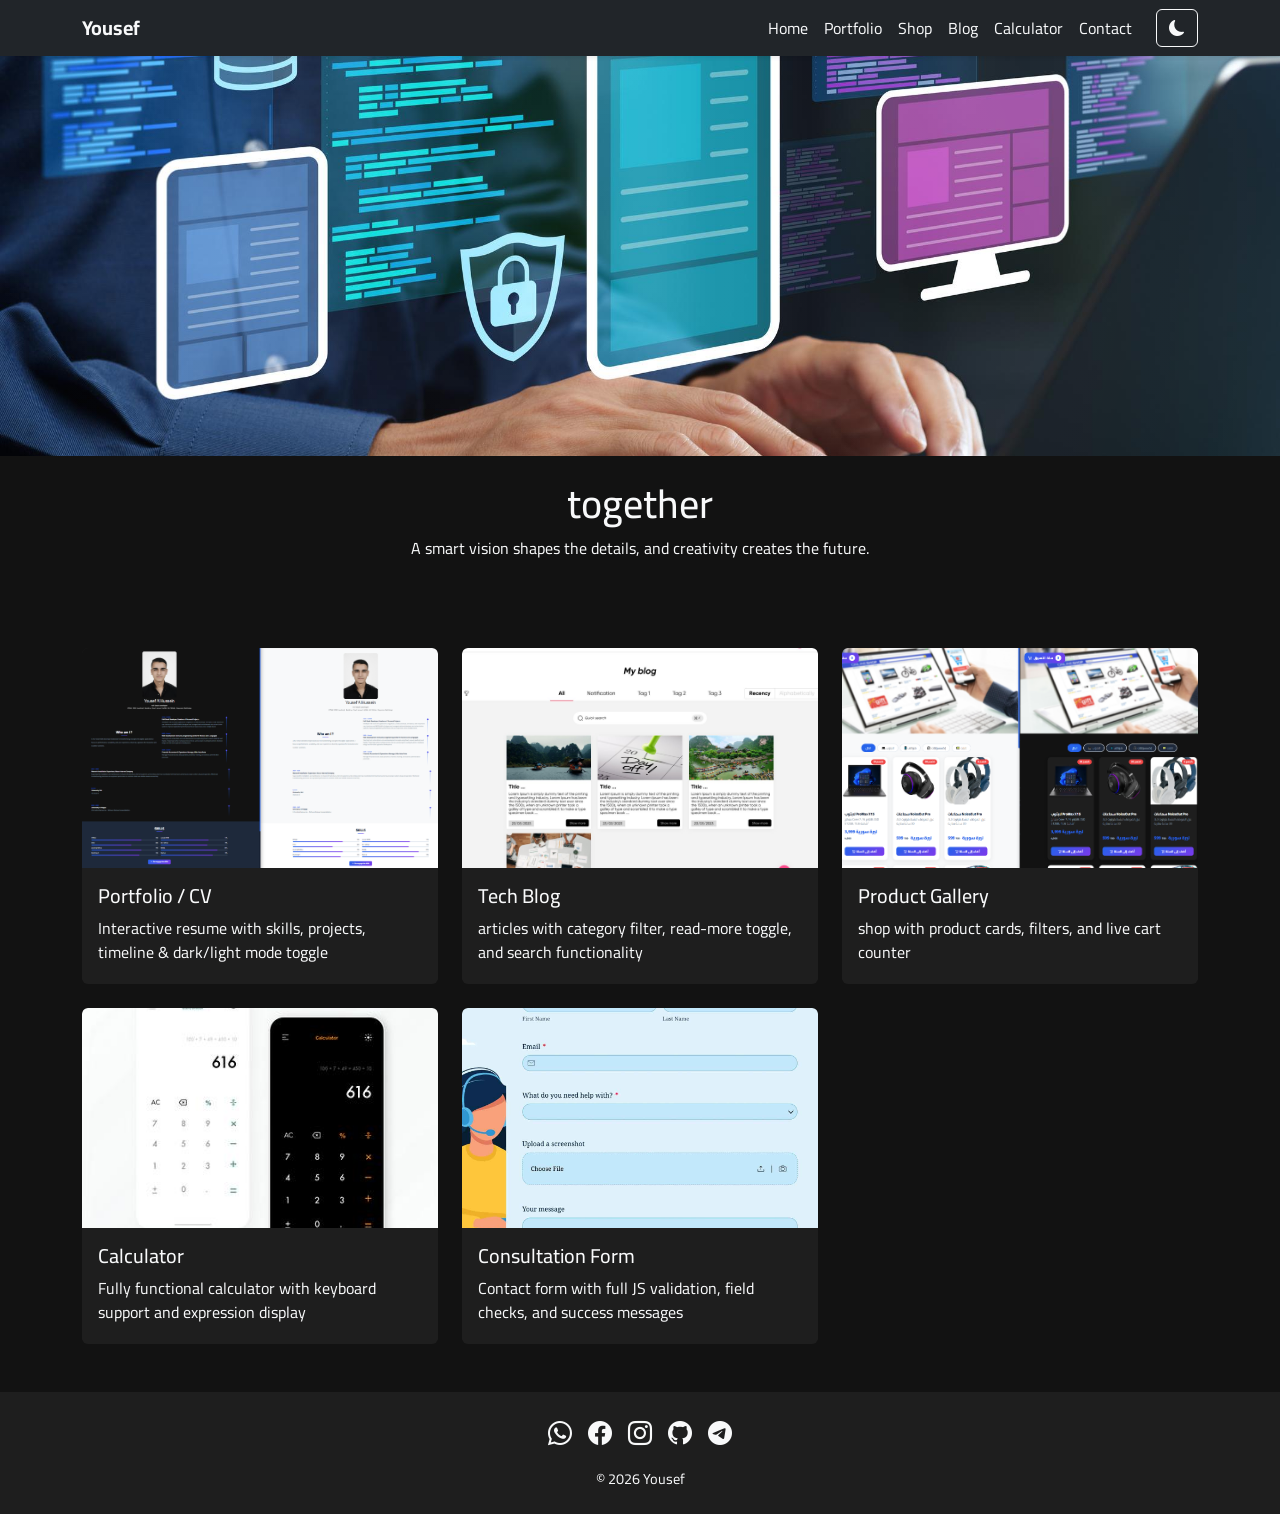
<file: index.html>
<!DOCTYPE html>
<html lang="en" >
<head>
  <meta charset="UTF-8" />
  <meta name="viewport" content="width=device-width, initial-scale=1.0" />
  <title>مشروعي التفاعلي - الرئيسية</title>
  <meta name="description" content="مشروع ويب تفاعلي متجاوب يتضمن 5 صفحات متنوعة مبنية بـ HTML5 CSS3 Bootstrap JavaScript" />
  <link href="https://cdn.jsdelivr.net/npm/bootstrap@5.3.8/dist/css/bootstrap.min.css" rel="stylesheet">
  <link rel="stylesheet" href="https://cdn.jsdelivr.net/npm/bootstrap-icons@1.11.3/font/bootstrap-icons.css">
  <link rel="stylesheet" href="css/style.css">
  <link rel="stylesheet" href="css/stylelastProject.css">
  <script src="https://cdn.jsdelivr.net/npm/bootstrap@5.3.8/dist/js/bootstrap.bundle.min.js"></script>

  <style>
    .hero-section {
    height: 400px;
    min-height: 300px;  
    background-image: url('cards/index1.jfif');
    background-size: cover;
    background-position: center;
    background-repeat: no-repeat;
    /* filter: blur(2px); */
}
  </style>
</head>
<body>

<!-- Navbar -->
<nav id="navbar" class="navbar navbar-expand-sm navbar-dark sticky-top shadow-sm bg-info bg-dark">
  <div class="container">
    <a class="navbar-brand fw-bold" href="#">Yousef</a>
    <button class="navbar-toggler" type="button" data-bs-toggle="collapse" data-bs-target="#navbarNav">
      <span class="navbar-toggler-icon"></span>
    </button>
    <div class="collapse navbar-collapse" id="navbarNav">
      <ul class="navbar-nav ms-auto align-items-center">
        <li class="nav-item">
          <a class="nav-link active" href="index.html">Home</a>
        </li>
        <li class="nav-item">
          <a class="nav-link" href="portfolio.html">Portfolio</a>
        </li>
        <li class="nav-item">
          <a class="nav-link" href="shop.html">Shop</a>
        </li>
        <li class="nav-item">
          <a class="nav-link" href="blog.html">Blog</a>
        </li>
        <li class="nav-item">
          <a class="nav-link" href="calculator.html">Calculator</a>
        </li>
        <li class="nav-item">
          <a class="nav-link" href="contact.html">Contact</a>
        </li>
        <li class="nav-item ms-3">
          <button id="themeBtn" class="btn btn-outline-light">
            <i class="bi bi-moon-fill"></i>
          </button>
        </li>
      </ul>
    </div>

  </div>
</nav>





<div class="hero-section"></div>
<div class="container-fluid p-4  text-center">
  <h1>together</h1>
  <p> A smart vision shapes the details, and creativity creates the future.</p> 
</div>


<div class="container mt-5">
<div class="row row-cols-1 row-cols-md-3 row-cols-sm-1  g-4">
<div class="col">
    <a href="portfolio.html" target="_blank" class="text-decoration-none text-dark">
        <div class="card card-hover">
            <img src="cards/cv.png" class="card-img-top" alt="...">
            <div class="card-body">
                <h5 class="card-title">Portfolio / CV</h5>
                <p class="card-text">
                    Interactive resume with skills, projects, timeline & dark/light mode toggle
                </p>
            </div>
        </div>
    </a>
</div>
<div class="col">
    <a href="blog.html" target="_blank" class="text-decoration-none text-dark">
        <div class="card card-hover">
            <img src="cards/myblog.jfif" class="card-img-top" alt="...">
            <div class="card-body">
                <h5 class="card-title">Tech Blog</h5>
                <p class="card-text">
                    articles with category filter, read-more toggle, and search functionality
                </p>
            </div>
        </div>
    </a>
</div>
<div class="col">
    <a href="shop.html" target="_blank" class="text-decoration-none text-dark">
        <div class="card card-hover">
            <img src="cards/shop.png" class="card-img-top" alt="...">
            <div class="card-body">
                <h5 class="card-title">Product Gallery</h5>
                <p class="card-text">
                    shop with product cards, filters, and live cart counter
                </p>
            </div>
        </div>
    </a>
</div>
<div class="col">
    <a href="calculator.html" target="_blank" class="text-decoration-none text-dark">
        <div class="card card-hover">
            <img src="cards/calculatort.jfif" class="card-img-top" alt="...">
            <div class="card-body">
                <h5 class="card-title">Calculator</h5>
                <p class="card-text">
                    Fully functional calculator with keyboard support and expression display
                </p>
            </div>
        </div>
    </a>
</div>
<div class="col">
    <a href="contact.html" target="_blank" class="text-decoration-none text-dark">
        <div class="card card-hover">
            <img src="cards/cotact for suport.jfif" class="card-img-top" alt="...">

            <div class="card-body">
                <h5 class="card-title">Consultation Form</h5>
                <p class="card-text">
                    Contact form with full JS validation, field checks, and success messages
                </p>
            </div>
        </div>
    </a>
</div>

</div>
</div>



<!-- FOOTER -->
<footer class="mt-5 p-4 text-center">
  <div class="container">
    <div class="d-flex justify-content-center gap-3 mb-3">
      <a href="https://wa.me/+963 962892388" target="_blank" class="text-decoration-none text-reset fs-4">
        <i class="bi bi-whatsapp"></i>
      </a>
      <a href="https://www.facebook.com/yousef.alhussein.965401/?viewas=&should_open_composer=false&show_switched_toast=false&show_invite_to_follow=false&show_switched_tooltip=false&show_podcast_settings=false&show_community_review_changes=false&show_community_rollback=false&show_follower_visibility_disclosure=false&bypass_exit_warning=true&locale=ar_AR" target="_blank" class="text-decoration-none text-reset fs-4">
        <i class="bi bi-facebook"></i>
      </a>
      <a href="https://www.instagram.com/yousef_alhussei/" target="_blank" class="text-decoration-none text-reset fs-4">
        <i class="bi bi-instagram"></i>
      </a>
      <a href="https://github.com/yousefAlhussein" target="_blank" class="text-decoration-none text-reset fs-4">
        <i class="bi bi-github"></i>
      </a>
      <a href="https://t.me/YousefAl7ussein" target="_blank" class="text-decoration-none text-reset fs-4">
        <i class="bi bi-telegram"></i>
      </a>
    </div>

    <p class="mb-0">© 2026 Yousef</p>
  </div>
</footer>





  <script src="js/interaction.js"></script>

</body>
</html>
</file>
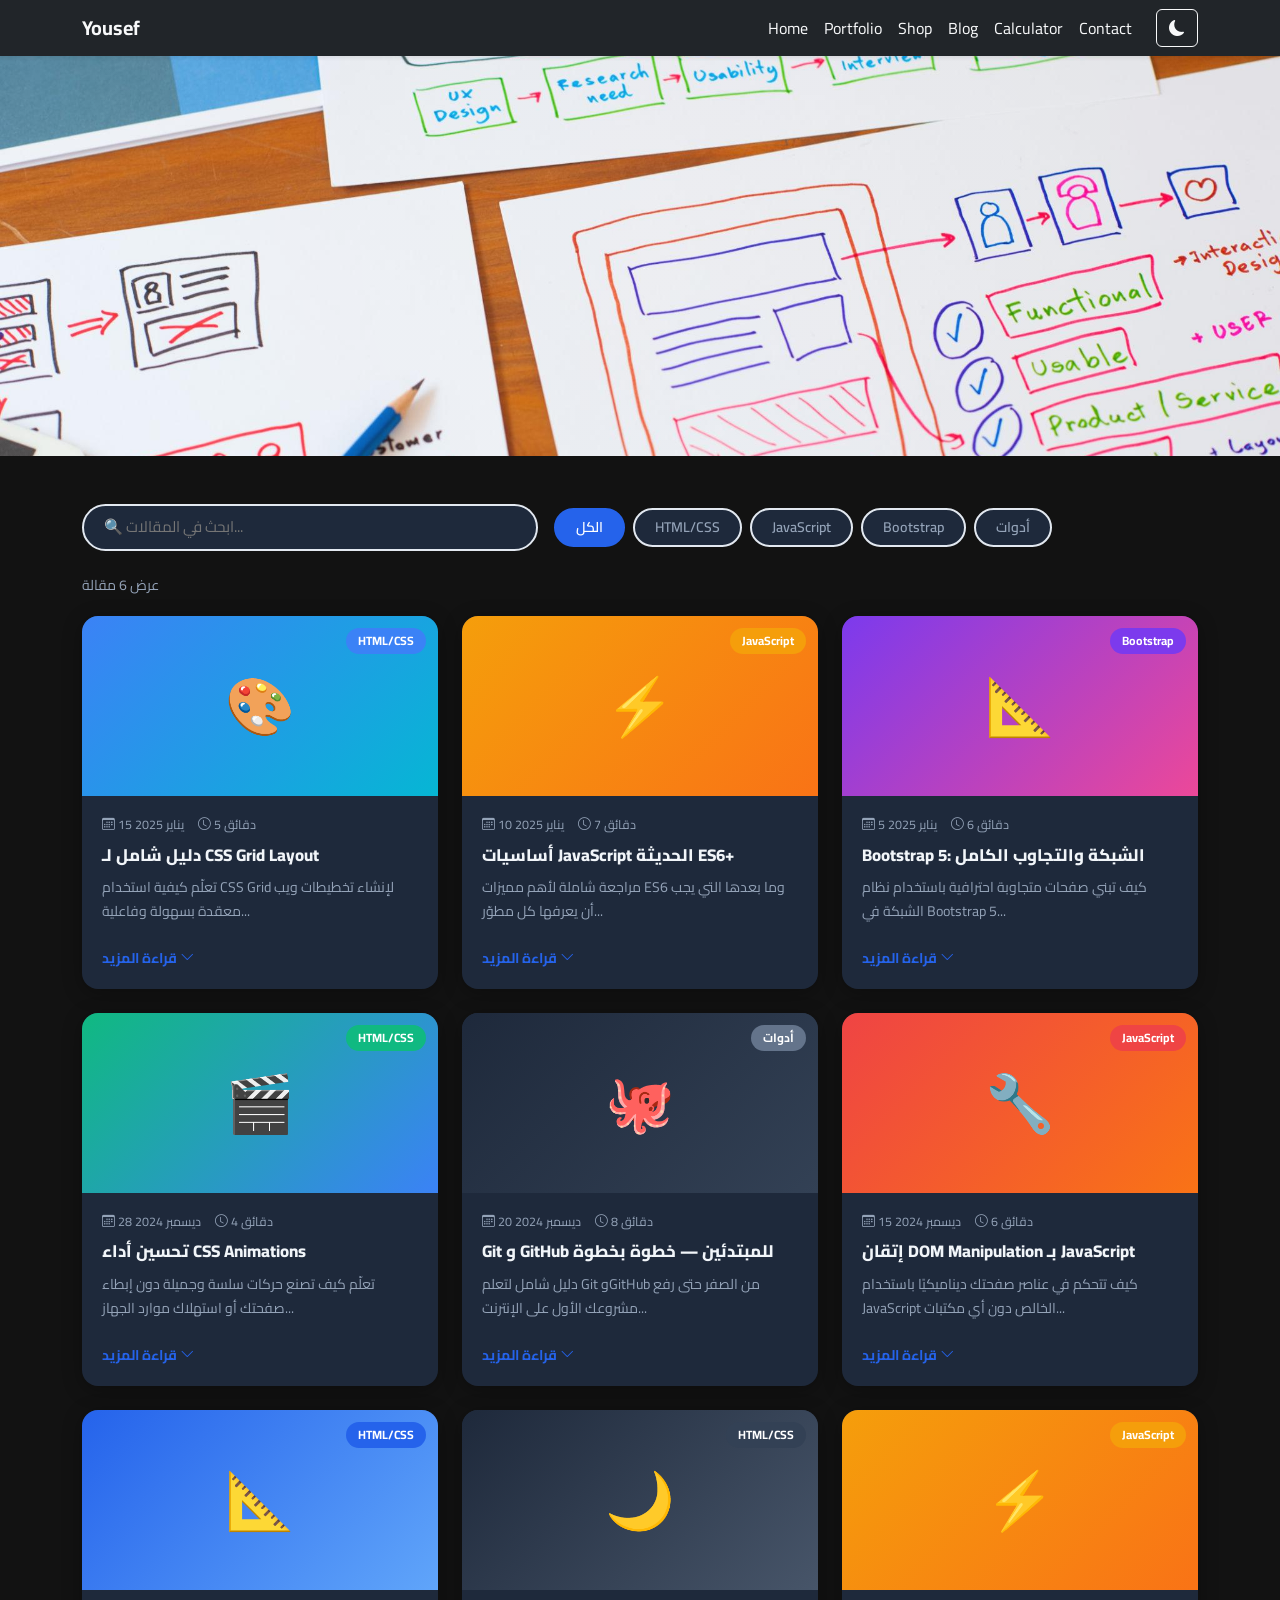
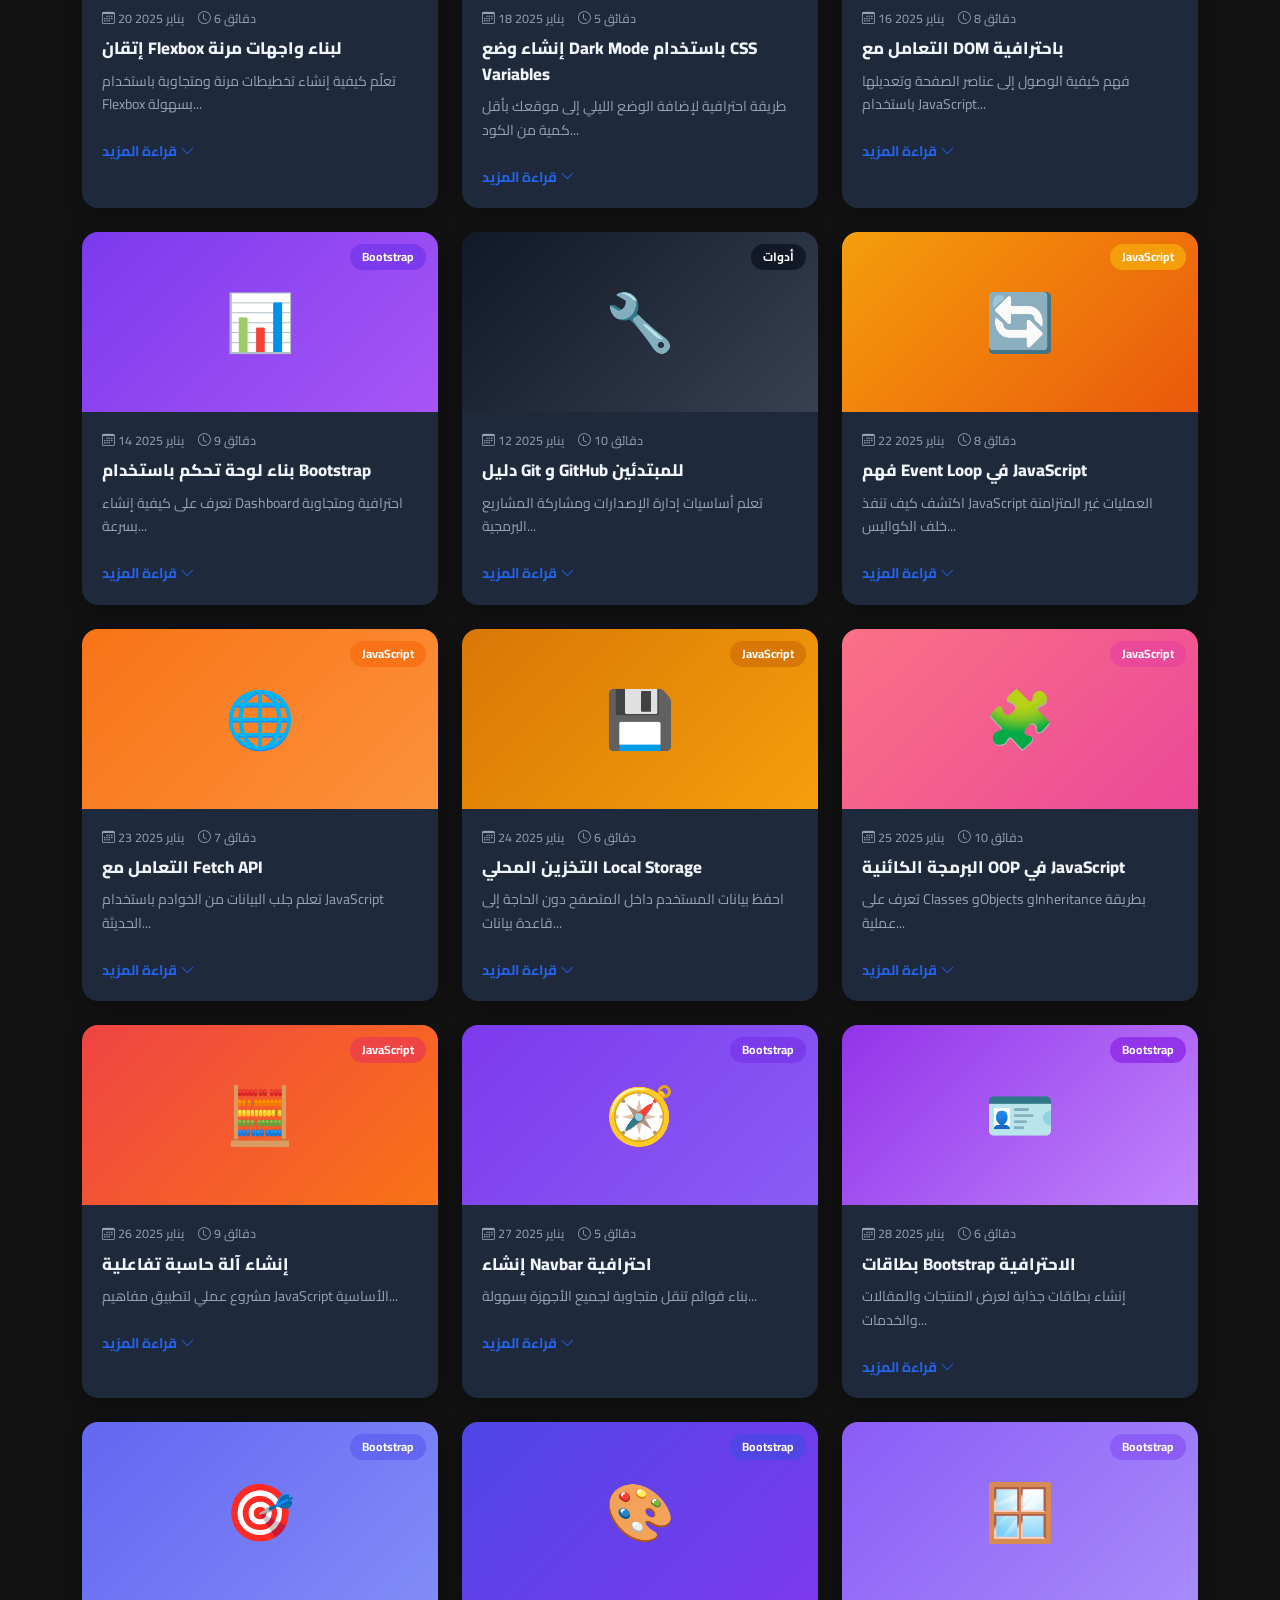
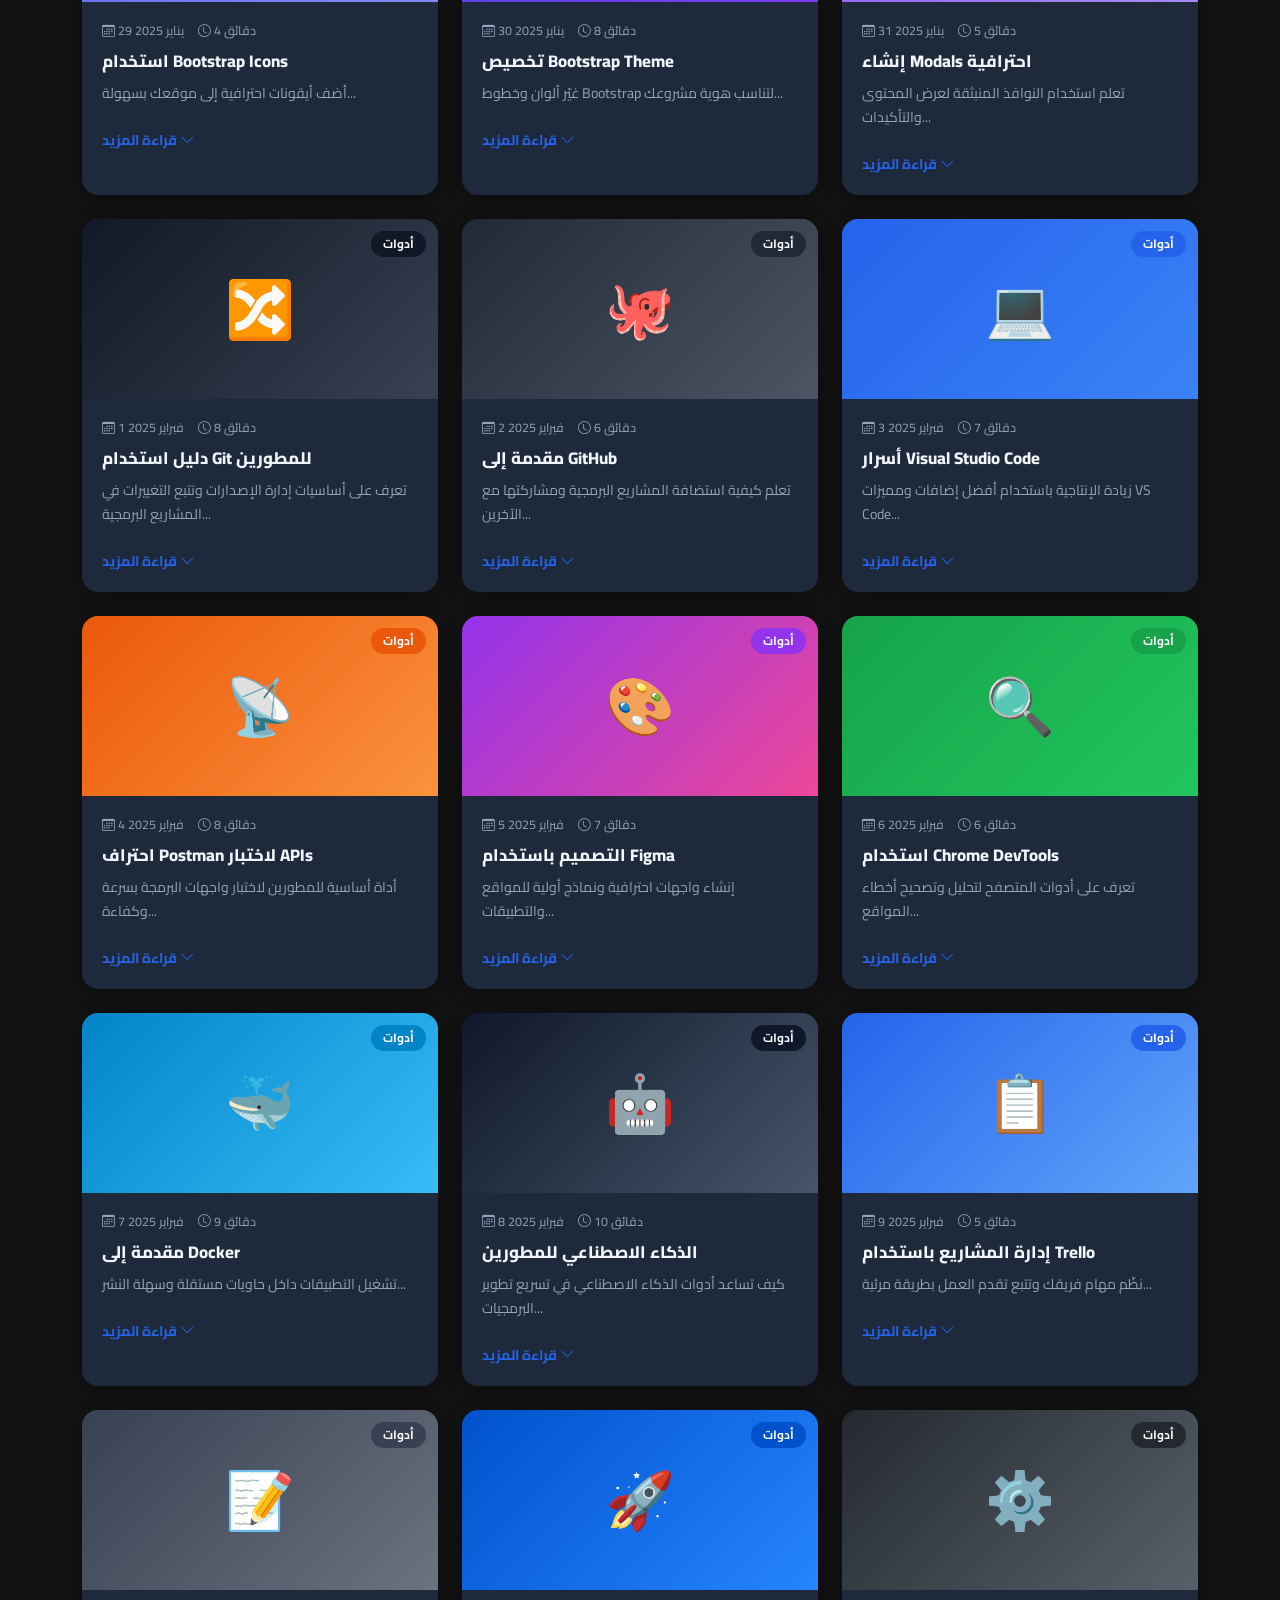
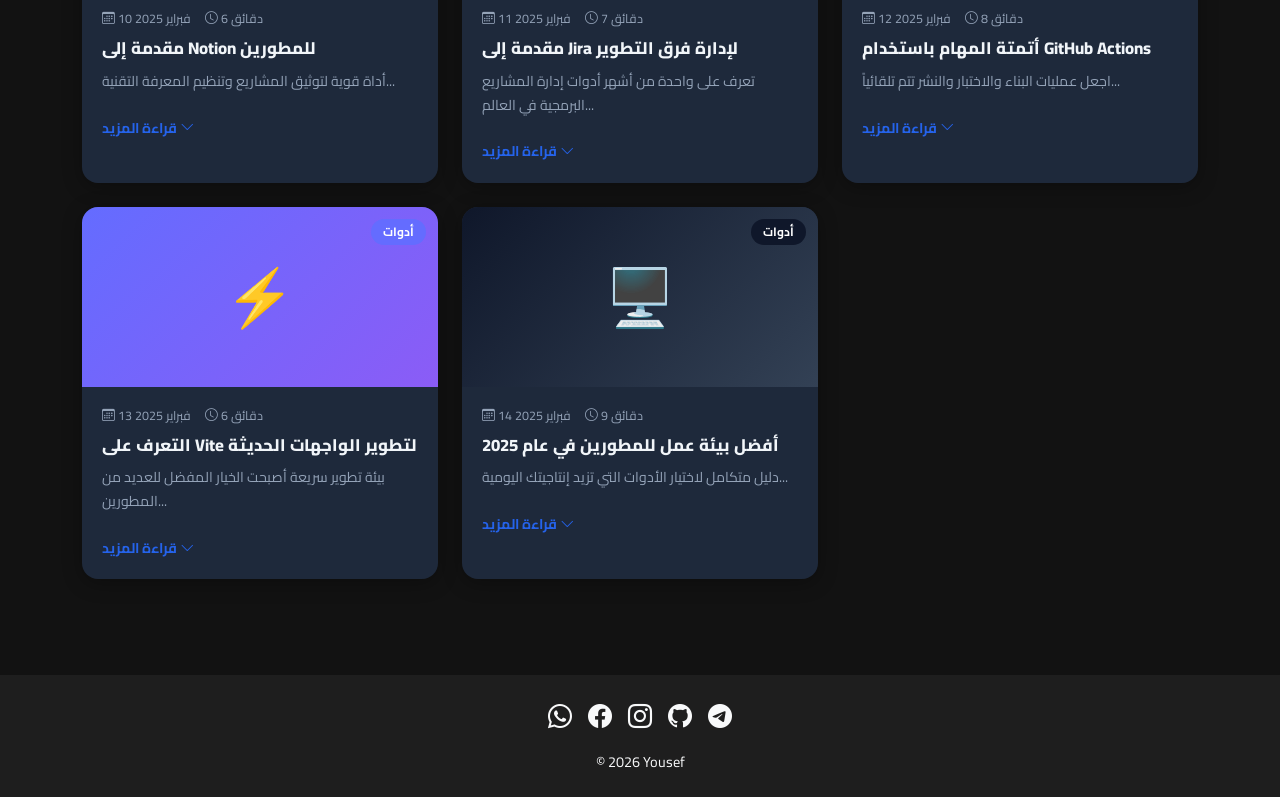
<file: blog.html>
<!DOCTYPE html>
<html lang="en" >
<head>
  <meta charset="UTF-8" />
  <meta name="viewport" content="width=device-width, initial-scale=1.0" />
  <title>المدونة التقنية</title>
  <meta name="description" content="مدونة تقنية تحتوي على مقالات في تطوير الويب والبرمجة" />
  <link href="https://cdn.jsdelivr.net/npm/bootstrap@5.3.8/dist/css/bootstrap.min.css" rel="stylesheet">
  <link rel="stylesheet" href="https://cdn.jsdelivr.net/npm/bootstrap-icons@1.11.3/font/bootstrap-icons.css">
  <link rel="stylesheet" href="css/style.css">
  <link rel="stylesheet" href="css/stylelastProject.css">
  <link rel="stylesheet" href="css/blog.css">
  <script src="https://cdn.jsdelivr.net/npm/bootstrap@5.3.8/dist/js/bootstrap.bundle.min.js"></script>


    <style>
    .hero-section {
    height: 400px;
    min-height: 300px;  
    background-image: url('cards/newblog.jfif');
    background-size: cover;
    background-position: center;
    background-repeat: no-repeat;
    /* filter: blur(10px); */
    
}
  </style>
  
</head>
<body>

<!-- Navbar -->
<nav id="navbar" class="navbar navbar-expand-sm navbar-dark sticky-top shadow-sm bg-info bg-dark">
  <div class="container">

    <a class="navbar-brand fw-bold" href="#">Yousef</a>

    <button class="navbar-toggler" type="button" data-bs-toggle="collapse" data-bs-target="#navbarNav">
      <span class="navbar-toggler-icon"></span>
    </button>

    <div class="collapse navbar-collapse" id="navbarNav">
      <ul class="navbar-nav ms-auto align-items-center">
        <li class="nav-item">
          <a class="nav-link " href="index.html">Home</a>
        </li>
        <li class="nav-item">
          <a class="nav-link" href="portfolio.html">Portfolio</a>
        </li>
        <li class="nav-item">
          <a class="nav-link" href="shop.html">Shop</a>
        </li>
        <li class="nav-item">
          <a class="nav-link active" href="blog.html">Blog</a>
        </li>
        <li class="nav-item">
          <a class="nav-link" href="calculator.html">Calculator</a>
        </li>
        <li class="nav-item">
          <a class="nav-link" href="contact.html">Contact</a>
        </li>
        <li class="nav-item ms-3">
          <button id="themeBtn" class="btn btn-outline-light">
            <i class="bi bi-moon-fill"></i>
          </button>
        </li>
      </ul>
    </div>

  </div>
</nav>



<!-- HERO -->
 <div class="hero-section"></div>
<!-- <header class="hero-section text-center" style="padding:60px 0">
  <div class="container">
    <div style="font-size:3rem;margin-bottom:16px;">📝</div>
    <h1 style="font-weight:900;font-size:clamp(1.6rem,4vw,2.5rem)">المدونة التقنية</h1>
    <p style="opacity:0.85">مقالات في تطوير الويب، البرمجة، وأحدث التقنيات</p>
  </div>
</header> -->

<main>
  <section class="py-5">
    <div class="container">

      <!-- Search + Filter -->
      <div class="row g-3 mb-4 align-items-center">
        <div class="col-md-5">
          <input type="text" class="search-box" id="searchInput" placeholder="🔍 ابحث في المقالات..." oninput="filterArticles()" />
        </div>
        <div class="col-md-7">
          <div class="d-flex gap-2 flex-wrap">
            <button class="filter-btn active" data-cat="all" onclick="setFilter(this,'all')">الكل</button>
            <button class="filter-btn" data-cat="html-css" onclick="setFilter(this,'html-css')">HTML/CSS</button>
            <button class="filter-btn" data-cat="javascript" onclick="setFilter(this,'javascript')">JavaScript</button>
            <button class="filter-btn" data-cat="bootstrap" onclick="setFilter(this,'bootstrap')">Bootstrap</button>
            <button class="filter-btn" data-cat="tools" onclick="setFilter(this,'tools')">أدوات</button>
          </div>
        </div>
      </div>

      <!-- Articles count -->
      <p style="font-size:0.88rem;color:var(--text-muted);margin-bottom:20px">
        عرض <span id="countDisplay">6</span> مقالة
      </p>

      <!-- Articles Grid -->
      <div class="row g-4" id="articlesGrid">

        <div class="col-sm-6 col-lg-4 article-item" data-cat="html-css" data-title="دليل شامل لـ CSS Grid Layout">
          <div class="article-card">
            <div class="article-img" style="background:linear-gradient(135deg,#3b82f6,#06b6d4)">
              🎨
              <span class="article-tag" style="background:#3b82f6">HTML/CSS</span>
            </div>
            <div class="article-body">
              <div class="article-meta mb-2">
                <span><i class="bi bi-calendar3 me-1"></i>15 يناير 2025</span>
                <span><i class="bi bi-clock me-1"></i>5 دقائق</span>
              </div>
              <h3 class="article-title">دليل شامل لـ CSS Grid Layout</h3>
              <p class="article-excerpt">تعلّم كيفية استخدام CSS Grid لإنشاء تخطيطات ويب معقدة بسهولة وفاعلية...</p>
              <div class="article-full">
                CSS Grid هو نظام تخطيط ثنائي الأبعاد يتيح لك ترتيب عناصر الصفحة في صفوف وأعمدة في آنٍ واحد.
                بفضله، يمكنك إنشاء تخطيطات معقدة كانت تستغرق سابقًا الكثير من الوقت والجهد.
                يشمل الدليل: grid-template-columns، grid-template-rows، gap، grid-area، وأمثلة عملية متقدمة.
                استخدامه مع Bootstrap يمنحك مرونة هائلة في تصميم الصفحات.
              </div>
              <button class="read-more-btn mt-2" onclick="toggleArticle(this)">
                قراءة المزيد <i class="bi bi-chevron-down"></i>
              </button>
            </div>
          </div>
        </div>

        <div class="col-sm-6 col-lg-4 article-item" data-cat="javascript" data-title="أساسيات JavaScript الحديثة ES6+">
          <div class="article-card">
            <div class="article-img" style="background:linear-gradient(135deg,#f59e0b,#f97316)">
              ⚡
              <span class="article-tag" style="background:#f59e0b">JavaScript</span>
            </div>
            <div class="article-body">
              <div class="article-meta mb-2">
                <span><i class="bi bi-calendar3 me-1"></i>10 يناير 2025</span>
                <span><i class="bi bi-clock me-1"></i>7 دقائق</span>
              </div>
              <h3 class="article-title">أساسيات JavaScript الحديثة ES6+</h3>
              <p class="article-excerpt">مراجعة شاملة لأهم مميزات ES6 وما بعدها التي يجب أن يعرفها كل مطوّر...</p>
              <div class="article-full">
                يغطي هذا المقال: Arrow Functions، Destructuring، Spread/Rest Operators، Template Literals،
                Promises و Async/Await، وOptional Chaining. كل ميزة مع أمثلة كود عملية تساعدك على الفهم السريع.
                كذلك يشمل الفرق بين var وlet وconst، وكيفية استخدام Modules.
              </div>
              <button class="read-more-btn mt-2" onclick="toggleArticle(this)">
                قراءة المزيد <i class="bi bi-chevron-down"></i>
              </button>
            </div>
          </div>
        </div>

        <div class="col-sm-6 col-lg-4 article-item" data-cat="bootstrap" data-title="Bootstrap 5 الشبكة والتجاوب">
          <div class="article-card">
            <div class="article-img" style="background:linear-gradient(135deg,#7c3aed,#ec4899)">
              📐
              <span class="article-tag" style="background:#7c3aed">Bootstrap</span>
            </div>
            <div class="article-body">
              <div class="article-meta mb-2">
                <span><i class="bi bi-calendar3 me-1"></i>5 يناير 2025</span>
                <span><i class="bi bi-clock me-1"></i>6 دقائق</span>
              </div>
              <h3 class="article-title">Bootstrap 5: الشبكة والتجاوب الكامل</h3>
              <p class="article-excerpt">كيف تبني صفحات متجاوبة احترافية باستخدام نظام الشبكة في Bootstrap 5...</p>
              <div class="article-full">
                نظام الشبكة في Bootstrap 5 مبني على Flexbox ويوفر 12 عمودًا قابلة للتخصيص.
                يشرح المقال: col، col-sm، col-md، col-lg، col-xl، واستخدام offset وorder وgutter.
                كذلك breakpoints النظام وكيف تختار الأنسب لمشروعك، مع أمثلة تطبيقية لصفحات كاملة.
              </div>
              <button class="read-more-btn mt-2" onclick="toggleArticle(this)">
                قراءة المزيد <i class="bi bi-chevron-down"></i>
              </button>
            </div>
          </div>
        </div>

        <div class="col-sm-6 col-lg-4 article-item" data-cat="html-css" data-title="تحسين أداء CSS Animations">
          <div class="article-card">
            <div class="article-img" style="background:linear-gradient(135deg,#10b981,#3b82f6)">
              🎬
              <span class="article-tag" style="background:#10b981">HTML/CSS</span>
            </div>
            <div class="article-body">
              <div class="article-meta mb-2">
                <span><i class="bi bi-calendar3 me-1"></i>28 ديسمبر 2024</span>
                <span><i class="bi bi-clock me-1"></i>4 دقائق</span>
              </div>
              <h3 class="article-title">تحسين أداء CSS Animations</h3>
              <p class="article-excerpt">تعلّم كيف تصنع حركات سلسة وجميلة دون إبطاء صفحتك أو استهلاك موارد الجهاز...</p>
              <div class="article-full">
                أهم مبادئ الأداء: استخدم transform وopacity بدلًا من top/left/width/height.
                فعّل GPU acceleration بـ will-change. تجنب الـ reflows والـ repaints غير الضرورية.
                استخدم requestAnimationFrame للحركات المعقدة. واحرص على تطبيق prefers-reduced-motion للوصول الشامل.
              </div>
              <button class="read-more-btn mt-2" onclick="toggleArticle(this)">
                قراءة المزيد <i class="bi bi-chevron-down"></i>
              </button>
            </div>
          </div>
        </div>

        <div class="col-sm-6 col-lg-4 article-item" data-cat="tools" data-title="Git و GitHub للمبتدئين">
          <div class="article-card">
            <div class="article-img" style="background:linear-gradient(135deg,#1e293b,#334155)">
              🐙
              <span class="article-tag" style="background:#64748b">أدوات</span>
            </div>
            <div class="article-body">
              <div class="article-meta mb-2">
                <span><i class="bi bi-calendar3 me-1"></i>20 ديسمبر 2024</span>
                <span><i class="bi bi-clock me-1"></i>8 دقائق</span>
              </div>
              <h3 class="article-title">Git و GitHub للمبتدئين — خطوة بخطوة</h3>
              <p class="article-excerpt">دليل شامل لتعلم Git وGitHub من الصفر حتى رفع مشروعك الأول على الإنترنت...</p>
              <div class="article-full">
                يشمل الدليل: تثبيت Git، إعداد الهوية، init وclone وadd وcommit وpush وpull.
                كذلك العمل بالفروع (Branches)، المزج (Merge)، وحل تعارضات الكود.
                وختامًا رفع مشروعك على GitHub Pages لمشاركته مع العالم. الأوامر الأساسية موضحة بأمثلة عملية.
              </div>
              <button class="read-more-btn mt-2" onclick="toggleArticle(this)">
                قراءة المزيد <i class="bi bi-chevron-down"></i>
              </button>
            </div>
          </div>
        </div>

        <div class="col-sm-6 col-lg-4 article-item" data-cat="javascript" data-title="DOM Manipulation في JavaScript">
          <div class="article-card">
            <div class="article-img" style="background:linear-gradient(135deg,#ef4444,#f97316)">
              🔧
              <span class="article-tag" style="background:#ef4444">JavaScript</span>
            </div>
            <div class="article-body">
              <div class="article-meta mb-2">
                <span><i class="bi bi-calendar3 me-1"></i>15 ديسمبر 2024</span>
                <span><i class="bi bi-clock me-1"></i>6 دقائق</span>
              </div>
              <h3 class="article-title">إتقان DOM Manipulation بـ JavaScript</h3>
              <p class="article-excerpt">كيف تتحكم في عناصر صفحتك ديناميكيًا باستخدام JavaScript الخالص دون أي مكتبات...</p>
              <div class="article-full">
                يشرح المقال: querySelector، getElementById، innerHTML وtextContent، addEventListener،
                createElement وappendChild وremoveChild، تعديل الـ CSS بـ classList، والتنقل في شجرة الـ DOM.
                مع مثال تطبيقي كامل: بناء قائمة مهام تفاعلية كاملة الوظائف بـ 50 سطر كود فقط.
              </div>
              <button class="read-more-btn mt-2" onclick="toggleArticle(this)">
                قراءة المزيد <i class="bi bi-chevron-down"></i>
              </button>
            </div>
          </div>
        </div>













<div class="col-sm-6 col-lg-4 article-item" data-cat="html-css" data-title="إتقان Flexbox لبناء واجهات مرنة">
  <div class="article-card">
    <div class="article-img" style="background:linear-gradient(135deg,#2563eb,#60a5fa)">
      📐
      <span class="article-tag" style="background:#2563eb">HTML/CSS</span>
    </div>
    <div class="article-body">
      <div class="article-meta mb-2">
        <span><i class="bi bi-calendar3 me-1"></i>20 يناير 2025</span>
        <span><i class="bi bi-clock me-1"></i>6 دقائق</span>
      </div>
      <h3 class="article-title">إتقان Flexbox لبناء واجهات مرنة</h3>
      <p class="article-excerpt">تعلّم كيفية إنشاء تخطيطات مرنة ومتجاوبة باستخدام Flexbox بسهولة...</p>
      <div class="article-full">
        يعد Flexbox من أهم تقنيات CSS الحديثة لتنظيم العناصر داخل الحاويات.
        ستتعلم خصائص justify-content وalign-items وflex-direction وflex-wrap،
        بالإضافة إلى أمثلة عملية لإنشاء قوائم تنقل وبطاقات متجاوبة.
      </div>
      <button class="read-more-btn mt-2" onclick="toggleArticle(this)">
        قراءة المزيد <i class="bi bi-chevron-down"></i>
      </button>
    </div>
  </div>
</div>

<div class="col-sm-6 col-lg-4 article-item" data-cat="html-css" data-title="إنشاء وضع Dark Mode باستخدام CSS Variables">
  <div class="article-card">
    <div class="article-img" style="background:linear-gradient(135deg,#1e293b,#475569)">
      🌙
      <span class="article-tag" style="background:#334155">HTML/CSS</span>
    </div>
    <div class="article-body">
      <div class="article-meta mb-2">
        <span><i class="bi bi-calendar3 me-1"></i>18 يناير 2025</span>
        <span><i class="bi bi-clock me-1"></i>5 دقائق</span>
      </div>
      <h3 class="article-title">إنشاء وضع Dark Mode باستخدام CSS Variables</h3>
      <p class="article-excerpt">طريقة احترافية لإضافة الوضع الليلي إلى موقعك بأقل كمية من الكود...</p>
      <div class="article-full">
        ستتعرف على CSS Variables وكيفية استخدامها لتغيير ألوان الموقع ديناميكياً.
        كما ستتعلم حفظ تفضيلات المستخدم باستخدام Local Storage
        وتطبيق الثيم تلقائياً عند زيارة الموقع.
      </div>
      <button class="read-more-btn mt-2" onclick="toggleArticle(this)">
        قراءة المزيد <i class="bi bi-chevron-down"></i>
      </button>
    </div>
  </div>
</div>

<div class="col-sm-6 col-lg-4 article-item" data-cat="javascript" data-title="التعامل مع DOM باحترافية">
  <div class="article-card">
    <div class="article-img" style="background:linear-gradient(135deg,#f59e0b,#f97316)">
      ⚡
      <span class="article-tag" style="background:#f59e0b">JavaScript</span>
    </div>
    <div class="article-body">
      <div class="article-meta mb-2">
        <span><i class="bi bi-calendar3 me-1"></i>16 يناير 2025</span>
        <span><i class="bi bi-clock me-1"></i>8 دقائق</span>
      </div>
      <h3 class="article-title">التعامل مع DOM باحترافية</h3>
      <p class="article-excerpt">فهم كيفية الوصول إلى عناصر الصفحة وتعديلها باستخدام JavaScript...</p>
      <div class="article-full">
        يغطي هذا المقال طرق اختيار العناصر باستخدام querySelector،
        وإضافة الأحداث Event Listeners، وتعديل المحتوى والأنماط،
        وإنشاء عناصر جديدة وإضافتها ديناميكياً إلى الصفحة.
      </div>
      <button class="read-more-btn mt-2" onclick="toggleArticle(this)">
        قراءة المزيد <i class="bi bi-chevron-down"></i>
      </button>
    </div>
  </div>
</div>

<div class="col-sm-6 col-lg-4 article-item" data-cat="bootstrap" data-title="بناء لوحة تحكم باستخدام Bootstrap">
  <div class="article-card">
    <div class="article-img" style="background:linear-gradient(135deg,#7c3aed,#a855f7)">
      📊
      <span class="article-tag" style="background:#7c3aed">Bootstrap</span>
    </div>
    <div class="article-body">
      <div class="article-meta mb-2">
        <span><i class="bi bi-calendar3 me-1"></i>14 يناير 2025</span>
        <span><i class="bi bi-clock me-1"></i>9 دقائق</span>
      </div>
      <h3 class="article-title">بناء لوحة تحكم باستخدام Bootstrap</h3>
      <p class="article-excerpt">تعرف على كيفية إنشاء Dashboard احترافية ومتجاوبة بسرعة...</p>
      <div class="article-full">
        يشرح المقال استخدام Grid System وبطاقات الإحصائيات والجداول
        والقوائم الجانبية لإنشاء لوحة تحكم متكاملة تناسب مختلف أحجام الشاشات.
      </div>
      <button class="read-more-btn mt-2" onclick="toggleArticle(this)">
        قراءة المزيد <i class="bi bi-chevron-down"></i>
      </button>
    </div>
  </div>
</div>

<div class="col-sm-6 col-lg-4 article-item" data-cat="tools" data-title="دليل Git و GitHub للمبتدئين">
  <div class="article-card">
    <div class="article-img" style="background:linear-gradient(135deg,#111827,#374151)">
      🔧
      <span class="article-tag" style="background:#111827">أدوات</span>
    </div>
    <div class="article-body">
      <div class="article-meta mb-2">
        <span><i class="bi bi-calendar3 me-1"></i>12 يناير 2025</span>
        <span><i class="bi bi-clock me-1"></i>10 دقائق</span>
      </div>
      <h3 class="article-title">دليل Git و GitHub للمبتدئين</h3>
      <p class="article-excerpt">تعلم أساسيات إدارة الإصدارات ومشاركة المشاريع البرمجية...</p>
      <div class="article-full">
        ستتعرف على إنشاء المستودعات، تنفيذ Commit وPush وPull،
        استخدام الفروع Branches ودمج التعديلات،
        وأفضل الممارسات للعمل الجماعي على GitHub.
      </div>
      <button class="read-more-btn mt-2" onclick="toggleArticle(this)">
        قراءة المزيد <i class="bi bi-chevron-down"></i>
      </button>
    </div>
  </div>
</div>











<!-- ========================= -->
<!-- Article 11 -->
<!-- ========================= -->
<div class="col-sm-6 col-lg-4 article-item" data-cat="javascript" data-title="فهم Event Loop في JavaScript">
  <div class="article-card">
    <div class="article-img" style="background:linear-gradient(135deg,#f59e0b,#ea580c)">
      🔄
      <span class="article-tag" style="background:#f59e0b">JavaScript</span>
    </div>
    <div class="article-body">
      <div class="article-meta mb-2">
        <span><i class="bi bi-calendar3 me-1"></i>22 يناير 2025</span>
        <span><i class="bi bi-clock me-1"></i>8 دقائق</span>
      </div>
      <h3 class="article-title">فهم Event Loop في JavaScript</h3>
      <p class="article-excerpt">اكتشف كيف تنفذ JavaScript العمليات غير المتزامنة خلف الكواليس...</p>
      <div class="article-full">
        يشرح المقال مفهوم Call Stack وCallback Queue وMicrotasks،
        وكيف تتعامل JavaScript مع العمليات غير المتزامنة مثل setTimeout وPromises.
      </div>
      <button class="read-more-btn mt-2" onclick="toggleArticle(this)">
        قراءة المزيد <i class="bi bi-chevron-down"></i>
      </button>
    </div>
  </div>
</div>

<!-- Article 12 -->
<div class="col-sm-6 col-lg-4 article-item" data-cat="javascript" data-title="التعامل مع Fetch API">
  <div class="article-card">
    <div class="article-img" style="background:linear-gradient(135deg,#f97316,#fb923c)">
      🌐
      <span class="article-tag" style="background:#f97316">JavaScript</span>
    </div>
    <div class="article-body">
      <div class="article-meta mb-2">
        <span><i class="bi bi-calendar3 me-1"></i>23 يناير 2025</span>
        <span><i class="bi bi-clock me-1"></i>7 دقائق</span>
      </div>
      <h3 class="article-title">التعامل مع Fetch API</h3>
      <p class="article-excerpt">تعلم جلب البيانات من الخوادم باستخدام JavaScript الحديثة...</p>
      <div class="article-full">
        ستتعرف على إرسال طلبات GET وPOST واستقبال البيانات بصيغة JSON
        ومعالجة الأخطاء وبناء تطبيقات تعتمد على واجهات API.
      </div>
      <button class="read-more-btn mt-2" onclick="toggleArticle(this)">
        قراءة المزيد <i class="bi bi-chevron-down"></i>
      </button>
    </div>
  </div>
</div>

<!-- Article 13 -->
<div class="col-sm-6 col-lg-4 article-item" data-cat="javascript" data-title="التخزين المحلي Local Storage">
  <div class="article-card">
    <div class="article-img" style="background:linear-gradient(135deg,#d97706,#f59e0b)">
      💾
      <span class="article-tag" style="background:#d97706">JavaScript</span>
    </div>
    <div class="article-body">
      <div class="article-meta mb-2">
        <span><i class="bi bi-calendar3 me-1"></i>24 يناير 2025</span>
        <span><i class="bi bi-clock me-1"></i>6 دقائق</span>
      </div>
      <h3 class="article-title">التخزين المحلي Local Storage</h3>
      <p class="article-excerpt">احفظ بيانات المستخدم داخل المتصفح دون الحاجة إلى قاعدة بيانات...</p>
      <div class="article-full">
        يشرح المقال كيفية تخزين واسترجاع وحذف البيانات باستخدام Local Storage
        مع أمثلة عملية لتطبيقات المهام والمفضلة والإعدادات.
      </div>
      <button class="read-more-btn mt-2" onclick="toggleArticle(this)">
        قراءة المزيد <i class="bi bi-chevron-down"></i>
      </button>
    </div>
  </div>
</div>

<!-- Article 14 -->
<div class="col-sm-6 col-lg-4 article-item" data-cat="javascript" data-title="البرمجة الكائنية OOP في JavaScript">
  <div class="article-card">
    <div class="article-img" style="background:linear-gradient(135deg,#fb7185,#ec4899)">
      🧩
      <span class="article-tag" style="background:#ec4899">JavaScript</span>
    </div>
    <div class="article-body">
      <div class="article-meta mb-2">
        <span><i class="bi bi-calendar3 me-1"></i>25 يناير 2025</span>
        <span><i class="bi bi-clock me-1"></i>10 دقائق</span>
      </div>
      <h3 class="article-title">البرمجة الكائنية OOP في JavaScript</h3>
      <p class="article-excerpt">تعرف على Classes وObjects وInheritance بطريقة عملية...</p>
      <div class="article-full">
        يغطي المقال إنشاء الكائنات والوراثة والتغليف واستخدام Classes الحديثة
        لبناء تطبيقات أكثر تنظيماً وقابلية للتطوير.
      </div>
      <button class="read-more-btn mt-2" onclick="toggleArticle(this)">
        قراءة المزيد <i class="bi bi-chevron-down"></i>
      </button>
    </div>
  </div>
</div>

<!-- Article 15 -->
<div class="col-sm-6 col-lg-4 article-item" data-cat="javascript" data-title="إنشاء آلة حاسبة تفاعلية">
  <div class="article-card">
    <div class="article-img" style="background:linear-gradient(135deg,#ef4444,#f97316)">
      🧮
      <span class="article-tag" style="background:#ef4444">JavaScript</span>
    </div>
    <div class="article-body">
      <div class="article-meta mb-2">
        <span><i class="bi bi-calendar3 me-1"></i>26 يناير 2025</span>
        <span><i class="bi bi-clock me-1"></i>9 دقائق</span>
      </div>
      <h3 class="article-title">إنشاء آلة حاسبة تفاعلية</h3>
      <p class="article-excerpt">مشروع عملي لتطبيق مفاهيم JavaScript الأساسية...</p>
      <div class="article-full">
        تعلم إنشاء آلة حاسبة تدعم العمليات الأساسية وإدارة المدخلات
        ومعالجة الأحداث وتحسين تجربة المستخدم.
      </div>
      <button class="read-more-btn mt-2" onclick="toggleArticle(this)">
        قراءة المزيد <i class="bi bi-chevron-down"></i>
      </button>
    </div>
  </div>
</div>

<!-- Article 16 -->
<div class="col-sm-6 col-lg-4 article-item" data-cat="bootstrap" data-title="إنشاء Navbar احترافية">
  <div class="article-card">
    <div class="article-img" style="background:linear-gradient(135deg,#7c3aed,#8b5cf6)">
      🧭
      <span class="article-tag" style="background:#7c3aed">Bootstrap</span>
    </div>
    <div class="article-body">
      <div class="article-meta mb-2">
        <span><i class="bi bi-calendar3 me-1"></i>27 يناير 2025</span>
        <span><i class="bi bi-clock me-1"></i>5 دقائق</span>
      </div>
      <h3 class="article-title">إنشاء Navbar احترافية</h3>
      <p class="article-excerpt">بناء قوائم تنقل متجاوبة لجميع الأجهزة بسهولة...</p>
      <div class="article-full">
        ستتعرف على مكونات Navbar في Bootstrap وكيفية تخصيصها
        وإضافة القوائم المنسدلة وأزرار تسجيل الدخول.
      </div>
      <button class="read-more-btn mt-2" onclick="toggleArticle(this)">
        قراءة المزيد <i class="bi bi-chevron-down"></i>
      </button>
    </div>
  </div>
</div>

<!-- Article 17 -->
<div class="col-sm-6 col-lg-4 article-item" data-cat="bootstrap" data-title="بطاقات Bootstrap الاحترافية">
  <div class="article-card">
    <div class="article-img" style="background:linear-gradient(135deg,#9333ea,#c084fc)">
      🪪
      <span class="article-tag" style="background:#9333ea">Bootstrap</span>
    </div>
    <div class="article-body">
      <div class="article-meta mb-2">
        <span><i class="bi bi-calendar3 me-1"></i>28 يناير 2025</span>
        <span><i class="bi bi-clock me-1"></i>6 دقائق</span>
      </div>
      <h3 class="article-title">بطاقات Bootstrap الاحترافية</h3>
      <p class="article-excerpt">إنشاء بطاقات جذابة لعرض المنتجات والمقالات والخدمات...</p>
      <div class="article-full">
        تعلم تصميم بطاقات احترافية وإضافة الصور والأزرار
        وتنظيم المحتوى باستخدام مكونات Bootstrap الجاهزة.
      </div>
      <button class="read-more-btn mt-2" onclick="toggleArticle(this)">
        قراءة المزيد <i class="bi bi-chevron-down"></i>
      </button>
    </div>
  </div>
</div>

<!-- Article 18 -->
<div class="col-sm-6 col-lg-4 article-item" data-cat="bootstrap" data-title="استخدام Bootstrap Icons">
  <div class="article-card">
    <div class="article-img" style="background:linear-gradient(135deg,#6366f1,#818cf8)">
      🎯
      <span class="article-tag" style="background:#6366f1">Bootstrap</span>
    </div>
    <div class="article-body">
      <div class="article-meta mb-2">
        <span><i class="bi bi-calendar3 me-1"></i>29 يناير 2025</span>
        <span><i class="bi bi-clock me-1"></i>4 دقائق</span>
      </div>
      <h3 class="article-title">استخدام Bootstrap Icons</h3>
      <p class="article-excerpt">أضف أيقونات احترافية إلى موقعك بسهولة...</p>
      <div class="article-full">
        يشرح المقال كيفية تضمين مكتبة Bootstrap Icons
        واستخدامها في الأزرار والقوائم والنماذج بطريقة احترافية.
      </div>
      <button class="read-more-btn mt-2" onclick="toggleArticle(this)">
        قراءة المزيد <i class="bi bi-chevron-down"></i>
      </button>
    </div>
  </div>
</div>

<!-- Article 19 -->
<div class="col-sm-6 col-lg-4 article-item" data-cat="bootstrap" data-title="تخصيص Bootstrap Theme">
  <div class="article-card">
    <div class="article-img" style="background:linear-gradient(135deg,#4f46e5,#7c3aed)">
      🎨
      <span class="article-tag" style="background:#4f46e5">Bootstrap</span>
    </div>
    <div class="article-body">
      <div class="article-meta mb-2">
        <span><i class="bi bi-calendar3 me-1"></i>30 يناير 2025</span>
        <span><i class="bi bi-clock me-1"></i>8 دقائق</span>
      </div>
      <h3 class="article-title">تخصيص Bootstrap Theme</h3>
      <p class="article-excerpt">غيّر ألوان وخطوط Bootstrap لتناسب هوية مشروعك...</p>
      <div class="article-full">
        تعلم تعديل المتغيرات الافتراضية وإنشاء تصميم مخصص
        يمنح مشروعك مظهراً فريداً بعيداً عن القوالب التقليدية.
      </div>
      <button class="read-more-btn mt-2" onclick="toggleArticle(this)">
        قراءة المزيد <i class="bi bi-chevron-down"></i>
      </button>
    </div>
  </div>
</div>

<!-- Article 20 -->
<div class="col-sm-6 col-lg-4 article-item" data-cat="bootstrap" data-title="إنشاء Modals احترافية">
  <div class="article-card">
    <div class="article-img" style="background:linear-gradient(135deg,#8b5cf6,#a78bfa)">
      🪟
      <span class="article-tag" style="background:#8b5cf6">Bootstrap</span>
    </div>
    <div class="article-body">
      <div class="article-meta mb-2">
        <span><i class="bi bi-calendar3 me-1"></i>31 يناير 2025</span>
        <span><i class="bi bi-clock me-1"></i>5 دقائق</span>
      </div>
      <h3 class="article-title">إنشاء Modals احترافية</h3>
      <p class="article-excerpt">تعلم استخدام النوافذ المنبثقة لعرض المحتوى والتأكيدات...</p>
      <div class="article-full">
        يغطي المقال إنشاء النوافذ المنبثقة وربطها بالأزرار
        وإضافة النماذج والصور داخلها وتحسين تجربة المستخدم.
      </div>
      <button class="read-more-btn mt-2" onclick="toggleArticle(this)">
        قراءة المزيد <i class="bi bi-chevron-down"></i>
      </button>
    </div>
  </div>
</div> 












<!-- ========================= -->
<!-- Article 21 -->
<!-- ========================= -->
<div class="col-sm-6 col-lg-4 article-item" data-cat="tools" data-title="دليل استخدام Git للمطورين">
  <div class="article-card">
    <div class="article-img" style="background:linear-gradient(135deg,#111827,#374151)">
      🔀
      <span class="article-tag" style="background:#111827">أدوات</span>
    </div>
    <div class="article-body">
      <div class="article-meta mb-2">
        <span><i class="bi bi-calendar3 me-1"></i>1 فبراير 2025</span>
        <span><i class="bi bi-clock me-1"></i>8 دقائق</span>
      </div>
      <h3 class="article-title">دليل استخدام Git للمطورين</h3>
      <p class="article-excerpt">تعرف على أساسيات إدارة الإصدارات وتتبع التغييرات في المشاريع البرمجية...</p>
      <div class="article-full">
        يغطي المقال أوامر Git الأساسية مثل init وcommit وpush وpull وmerge،
        مع شرح عملي لكيفية إدارة المشاريع والعمل الجماعي بكفاءة.
      </div>
      <button class="read-more-btn mt-2" onclick="toggleArticle(this)">
        قراءة المزيد <i class="bi bi-chevron-down"></i>
      </button>
    </div>
  </div>
</div>

<!-- Article 22 -->
<div class="col-sm-6 col-lg-4 article-item" data-cat="tools" data-title="مقدمة إلى GitHub">
  <div class="article-card">
    <div class="article-img" style="background:linear-gradient(135deg,#1f2937,#4b5563)">
      🐙
      <span class="article-tag" style="background:#1f2937">أدوات</span>
    </div>
    <div class="article-body">
      <div class="article-meta mb-2">
        <span><i class="bi bi-calendar3 me-1"></i>2 فبراير 2025</span>
        <span><i class="bi bi-clock me-1"></i>6 دقائق</span>
      </div>
      <h3 class="article-title">مقدمة إلى GitHub</h3>
      <p class="article-excerpt">تعلم كيفية استضافة المشاريع البرمجية ومشاركتها مع الآخرين...</p>
      <div class="article-full">
        ستتعرف على إنشاء المستودعات وإدارة الفروع وإرسال Pull Requests
        والتعاون مع المطورين في المشاريع المفتوحة المصدر.
      </div>
      <button class="read-more-btn mt-2" onclick="toggleArticle(this)">
        قراءة المزيد <i class="bi bi-chevron-down"></i>
      </button>
    </div>
  </div>
</div>

<!-- Article 23 -->
<div class="col-sm-6 col-lg-4 article-item" data-cat="tools" data-title="أسرار Visual Studio Code">
  <div class="article-card">
    <div class="article-img" style="background:linear-gradient(135deg,#2563eb,#3b82f6)">
      💻
      <span class="article-tag" style="background:#2563eb">أدوات</span>
    </div>
    <div class="article-body">
      <div class="article-meta mb-2">
        <span><i class="bi bi-calendar3 me-1"></i>3 فبراير 2025</span>
        <span><i class="bi bi-clock me-1"></i>7 دقائق</span>
      </div>
      <h3 class="article-title">أسرار Visual Studio Code</h3>
      <p class="article-excerpt">زيادة الإنتاجية باستخدام أفضل إضافات ومميزات VS Code...</p>
      <div class="article-full">
        يشرح المقال أهم الاختصارات والإضافات وأدوات التصحيح Debugging
        وكيفية تخصيص بيئة العمل لتناسب احتياجات المطورين.
      </div>
      <button class="read-more-btn mt-2" onclick="toggleArticle(this)">
        قراءة المزيد <i class="bi bi-chevron-down"></i>
      </button>
    </div>
  </div>
</div>

<!-- Article 24 -->
<div class="col-sm-6 col-lg-4 article-item" data-cat="tools" data-title="احتراف Postman لاختبار APIs">
  <div class="article-card">
    <div class="article-img" style="background:linear-gradient(135deg,#ea580c,#fb923c)">
      📡
      <span class="article-tag" style="background:#ea580c">أدوات</span>
    </div>
    <div class="article-body">
      <div class="article-meta mb-2">
        <span><i class="bi bi-calendar3 me-1"></i>4 فبراير 2025</span>
        <span><i class="bi bi-clock me-1"></i>8 دقائق</span>
      </div>
      <h3 class="article-title">احتراف Postman لاختبار APIs</h3>
      <p class="article-excerpt">أداة أساسية للمطورين لاختبار واجهات البرمجة بسرعة وكفاءة...</p>
      <div class="article-full">
        تعلم إرسال الطلبات وتحليل الاستجابات وإدارة المتغيرات
        وإنشاء مجموعات اختبارات لتطوير التطبيقات الحديثة.
      </div>
      <button class="read-more-btn mt-2" onclick="toggleArticle(this)">
        قراءة المزيد <i class="bi bi-chevron-down"></i>
      </button>
    </div>
  </div>
</div>

<!-- Article 25 -->
<div class="col-sm-6 col-lg-4 article-item" data-cat="tools" data-title="التصميم باستخدام Figma">
  <div class="article-card">
    <div class="article-img" style="background:linear-gradient(135deg,#9333ea,#ec4899)">
      🎨
      <span class="article-tag" style="background:#9333ea">أدوات</span>
    </div>
    <div class="article-body">
      <div class="article-meta mb-2">
        <span><i class="bi bi-calendar3 me-1"></i>5 فبراير 2025</span>
        <span><i class="bi bi-clock me-1"></i>7 دقائق</span>
      </div>
      <h3 class="article-title">التصميم باستخدام Figma</h3>
      <p class="article-excerpt">إنشاء واجهات احترافية ونماذج أولية للمواقع والتطبيقات...</p>
      <div class="article-full">
        ستتعلم إنشاء التصميمات ومشاركة المشاريع مع الفريق
        وتحويل الأفكار إلى نماذج قابلة للتطوير والتنفيذ.
      </div>
      <button class="read-more-btn mt-2" onclick="toggleArticle(this)">
        قراءة المزيد <i class="bi bi-chevron-down"></i>
      </button>
    </div>
  </div>
</div>

<!-- Article 26 -->
<div class="col-sm-6 col-lg-4 article-item" data-cat="tools" data-title="استخدام Chrome DevTools">
  <div class="article-card">
    <div class="article-img" style="background:linear-gradient(135deg,#16a34a,#22c55e)">
      🔍
      <span class="article-tag" style="background:#16a34a">أدوات</span>
    </div>
    <div class="article-body">
      <div class="article-meta mb-2">
        <span><i class="bi bi-calendar3 me-1"></i>6 فبراير 2025</span>
        <span><i class="bi bi-clock me-1"></i>6 دقائق</span>
      </div>
      <h3 class="article-title">استخدام Chrome DevTools</h3>
      <p class="article-excerpt">تعرف على أدوات المتصفح لتحليل وتصحيح أخطاء المواقع...</p>
      <div class="article-full">
        يشرح المقال فحص العناصر وتحليل الأداء ومراقبة الشبكة
        واكتشاف الأخطاء البرمجية وتحسين سرعة تحميل الصفحات.
      </div>
      <button class="read-more-btn mt-2" onclick="toggleArticle(this)">
        قراءة المزيد <i class="bi bi-chevron-down"></i>
      </button>
    </div>
  </div>
</div>

<!-- Article 27 -->
<div class="col-sm-6 col-lg-4 article-item" data-cat="tools" data-title="مقدمة إلى Docker">
  <div class="article-card">
    <div class="article-img" style="background:linear-gradient(135deg,#0284c7,#38bdf8)">
      🐳
      <span class="article-tag" style="background:#0284c7">أدوات</span>
    </div>
    <div class="article-body">
      <div class="article-meta mb-2">
        <span><i class="bi bi-calendar3 me-1"></i>7 فبراير 2025</span>
        <span><i class="bi bi-clock me-1"></i>9 دقائق</span>
      </div>
      <h3 class="article-title">مقدمة إلى Docker</h3>
      <p class="article-excerpt">تشغيل التطبيقات داخل حاويات مستقلة وسهلة النشر...</p>
      <div class="article-full">
        ستتعرف على Images وContainers وDocker Compose
        وكيفية إنشاء بيئات تطوير متطابقة على جميع الأجهزة.
      </div>
      <button class="read-more-btn mt-2" onclick="toggleArticle(this)">
        قراءة المزيد <i class="bi bi-chevron-down"></i>
      </button>
    </div>
  </div>
</div>

<!-- Article 28 -->
<div class="col-sm-6 col-lg-4 article-item" data-cat="tools" data-title="الذكاء الاصطناعي للمطورين">
  <div class="article-card">
    <div class="article-img" style="background:linear-gradient(135deg,#0f172a,#475569)">
      🤖
      <span class="article-tag" style="background:#0f172a">أدوات</span>
    </div>
    <div class="article-body">
      <div class="article-meta mb-2">
        <span><i class="bi bi-calendar3 me-1"></i>8 فبراير 2025</span>
        <span><i class="bi bi-clock me-1"></i>10 دقائق</span>
      </div>
      <h3 class="article-title">الذكاء الاصطناعي للمطورين</h3>
      <p class="article-excerpt">كيف تساعد أدوات الذكاء الاصطناعي في تسريع تطوير البرمجيات...</p>
      <div class="article-full">
        يناقش المقال أدوات توليد الأكواد وتصحيح الأخطاء
        وتحليل المشاريع وتحسين الإنتاجية اليومية للمطورين.
      </div>
      <button class="read-more-btn mt-2" onclick="toggleArticle(this)">
        قراءة المزيد <i class="bi bi-chevron-down"></i>
      </button>
    </div>
  </div>
</div>

<!-- Article 29 -->
<div class="col-sm-6 col-lg-4 article-item" data-cat="tools" data-title="إدارة المشاريع باستخدام Trello">
  <div class="article-card">
    <div class="article-img" style="background:linear-gradient(135deg,#2563eb,#60a5fa)">
      📋
      <span class="article-tag" style="background:#2563eb">أدوات</span>
    </div>
    <div class="article-body">
      <div class="article-meta mb-2">
        <span><i class="bi bi-calendar3 me-1"></i>9 فبراير 2025</span>
        <span><i class="bi bi-clock me-1"></i>5 دقائق</span>
      </div>
      <h3 class="article-title">إدارة المشاريع باستخدام Trello</h3>
      <p class="article-excerpt">نظّم مهام فريقك وتتبع تقدم العمل بطريقة مرئية...</p>
      <div class="article-full">
        تعلم إنشاء اللوحات والقوائم والبطاقات
        ومتابعة المشاريع البرمجية من التخطيط حتى التسليم.
      </div>
      <button class="read-more-btn mt-2" onclick="toggleArticle(this)">
        قراءة المزيد <i class="bi bi-chevron-down"></i>
      </button>
    </div>
  </div>
</div>

<!-- Article 30 -->
<div class="col-sm-6 col-lg-4 article-item" data-cat="tools" data-title="مقدمة إلى Notion للمطورين">
  <div class="article-card">
    <div class="article-img" style="background:linear-gradient(135deg,#374151,#6b7280)">
      📝
      <span class="article-tag" style="background:#374151">أدوات</span>
    </div>
    <div class="article-body">
      <div class="article-meta mb-2">
        <span><i class="bi bi-calendar3 me-1"></i>10 فبراير 2025</span>
        <span><i class="bi bi-clock me-1"></i>6 دقائق</span>
      </div>
      <h3 class="article-title">مقدمة إلى Notion للمطورين</h3>
      <p class="article-excerpt">أداة قوية لتوثيق المشاريع وتنظيم المعرفة التقنية...</p>
      <div class="article-full">
        يوضح المقال كيفية إنشاء قواعد بيانات وصفحات توثيق
        وإدارة المهام والأفكار التقنية داخل بيئة عمل موحدة.
      </div>
      <button class="read-more-btn mt-2" onclick="toggleArticle(this)">
        قراءة المزيد <i class="bi bi-chevron-down"></i>
      </button>
    </div>
  </div>
</div>








<!-- ========================= -->
<!-- Article 31 -->
<!-- ========================= -->
<div class="col-sm-6 col-lg-4 article-item" data-cat="tools" data-title="مقدمة إلى Jira لإدارة فرق التطوير">
  <div class="article-card">
    <div class="article-img" style="background:linear-gradient(135deg,#0052cc,#2684ff)">
      🚀
      <span class="article-tag" style="background:#0052cc">أدوات</span>
    </div>
    <div class="article-body">
      <div class="article-meta mb-2">
        <span><i class="bi bi-calendar3 me-1"></i>11 فبراير 2025</span>
        <span><i class="bi bi-clock me-1"></i>7 دقائق</span>
      </div>
      <h3 class="article-title">مقدمة إلى Jira لإدارة فرق التطوير</h3>
      <p class="article-excerpt">تعرف على واحدة من أشهر أدوات إدارة المشاريع البرمجية في العالم...</p>
      <div class="article-full">
        يشرح المقال إنشاء المشاريع وإدارة المهام وتتبع الأخطاء
        واستخدام لوحات Scrum وKanban لتحسين سير العمل داخل الفرق التقنية.
      </div>
      <button class="read-more-btn mt-2" onclick="toggleArticle(this)">
        قراءة المزيد <i class="bi bi-chevron-down"></i>
      </button>
    </div>
  </div>
</div>

<!-- ========================= -->
<!-- Article 32 -->
<!-- ========================= -->
<div class="col-sm-6 col-lg-4 article-item" data-cat="tools" data-title="أتمتة المهام باستخدام GitHub Actions">
  <div class="article-card">
    <div class="article-img" style="background:linear-gradient(135deg,#24292f,#57606a)">
      ⚙️
      <span class="article-tag" style="background:#24292f">أدوات</span>
    </div>
    <div class="article-body">
      <div class="article-meta mb-2">
        <span><i class="bi bi-calendar3 me-1"></i>12 فبراير 2025</span>
        <span><i class="bi bi-clock me-1"></i>8 دقائق</span>
      </div>
      <h3 class="article-title">أتمتة المهام باستخدام GitHub Actions</h3>
      <p class="article-excerpt">اجعل عمليات البناء والاختبار والنشر تتم تلقائياً...</p>
      <div class="article-full">
        ستتعلم كيفية إنشاء Workflows وتشغيل الاختبارات تلقائياً
        ونشر المشاريع مباشرة بعد رفع التحديثات إلى GitHub.
      </div>
      <button class="read-more-btn mt-2" onclick="toggleArticle(this)">
        قراءة المزيد <i class="bi bi-chevron-down"></i>
      </button>
    </div>
  </div>
</div>

<!-- ========================= -->
<!-- Article 33 -->
<!-- ========================= -->
<div class="col-sm-6 col-lg-4 article-item" data-cat="tools" data-title="التعرف على Vite لتطوير الواجهات الحديثة">
  <div class="article-card">
    <div class="article-img" style="background:linear-gradient(135deg,#646cff,#8b5cf6)">
      ⚡
      <span class="article-tag" style="background:#646cff">أدوات</span>
    </div>
    <div class="article-body">
      <div class="article-meta mb-2">
        <span><i class="bi bi-calendar3 me-1"></i>13 فبراير 2025</span>
        <span><i class="bi bi-clock me-1"></i>6 دقائق</span>
      </div>
      <h3 class="article-title">التعرف على Vite لتطوير الواجهات الحديثة</h3>
      <p class="article-excerpt">بيئة تطوير سريعة أصبحت الخيار المفضل للعديد من المطورين...</p>
      <div class="article-full">
        يناقش المقال مزايا Vite مقارنة بالأدوات التقليدية،
        وسرعة التشغيل وإعادة التحميل الفوري ودعم المشاريع الحديثة.
      </div>
      <button class="read-more-btn mt-2" onclick="toggleArticle(this)">
        قراءة المزيد <i class="bi bi-chevron-down"></i>
      </button>
    </div>
  </div>
</div>

<!-- ========================= -->
<!-- Article 34 -->
<!-- ========================= -->
<div class="col-sm-6 col-lg-4 article-item" data-cat="tools" data-title="أفضل بيئة عمل للمطورين في عام 2025">
  <div class="article-card">
    <div class="article-img" style="background:linear-gradient(135deg,#0f172a,#334155)">
      🖥️
      <span class="article-tag" style="background:#0f172a">أدوات</span>
    </div>
    <div class="article-body">
      <div class="article-meta mb-2">
        <span><i class="bi bi-calendar3 me-1"></i>14 فبراير 2025</span>
        <span><i class="bi bi-clock me-1"></i>9 دقائق</span>
      </div>
      <h3 class="article-title">أفضل بيئة عمل للمطورين في عام 2025</h3>
      <p class="article-excerpt">دليل متكامل لاختيار الأدوات التي تزيد إنتاجيتك اليومية...</p>
      <div class="article-full">
        يستعرض المقال أفضل المحررات والأدوات والخدمات السحابية
        وإضافات المتصفح ومنصات الذكاء الاصطناعي التي يعتمد عليها المطورون المحترفون.
      </div>
      <button class="read-more-btn mt-2" onclick="toggleArticle(this)">
        قراءة المزيد <i class="bi bi-chevron-down"></i>
      </button>
    </div>
  </div>
</div>







      </div><!-- end grid -->

      <div class="no-results" id="noResults">
        <div style="font-size:3rem;margin-bottom:16px;">🔍</div>
        <p>لا توجد مقالات تطابق بحثك. جرّب كلمة أخرى.</p>
      </div>

    </div>
  </section>
</main>

<!-- FOOTER -->
<footer class="mt-5 p-4 text-center">
  <div class="container">
    <div class="d-flex justify-content-center gap-3 mb-3">
      <a href="https://wa.me/+963 962892388" target="_blank" class="text-decoration-none text-reset fs-4">
        <i class="bi bi-whatsapp"></i>
      </a>
      <a href="https://www.facebook.com/yousef.alhussein.965401/?viewas=&should_open_composer=false&show_switched_toast=false&show_invite_to_follow=false&show_switched_tooltip=false&show_podcast_settings=false&show_community_review_changes=false&show_community_rollback=false&show_follower_visibility_disclosure=false&bypass_exit_warning=true&locale=ar_AR" target="_blank" class="text-decoration-none text-reset fs-4">
        <i class="bi bi-facebook"></i>
      </a>
      <a href="https://www.instagram.com/yousef_alhussei/" target="_blank" class="text-decoration-none text-reset fs-4">
        <i class="bi bi-instagram"></i>
      </a>
      <a href="https://github.com/yousefAlhussein" target="_blank" class="text-decoration-none text-reset fs-4">
        <i class="bi bi-github"></i>
      </a>
      <a href="https://t.me/YousefAl7ussein" target="_blank" class="text-decoration-none text-reset fs-4">
        <i class="bi bi-telegram"></i>
      </a>
    </div>

    <p class="mb-0">© 2026 Yousef</p>
  </div>
</footer>

<script src="https://cdn.jsdelivr.net/npm/bootstrap@5.3.0/dist/js/bootstrap.bundle.min.js"></script>
<script src="js/blog.js"></script>
  <script src="js/interaction.js"></script>
  
</body>
</html>
</file>
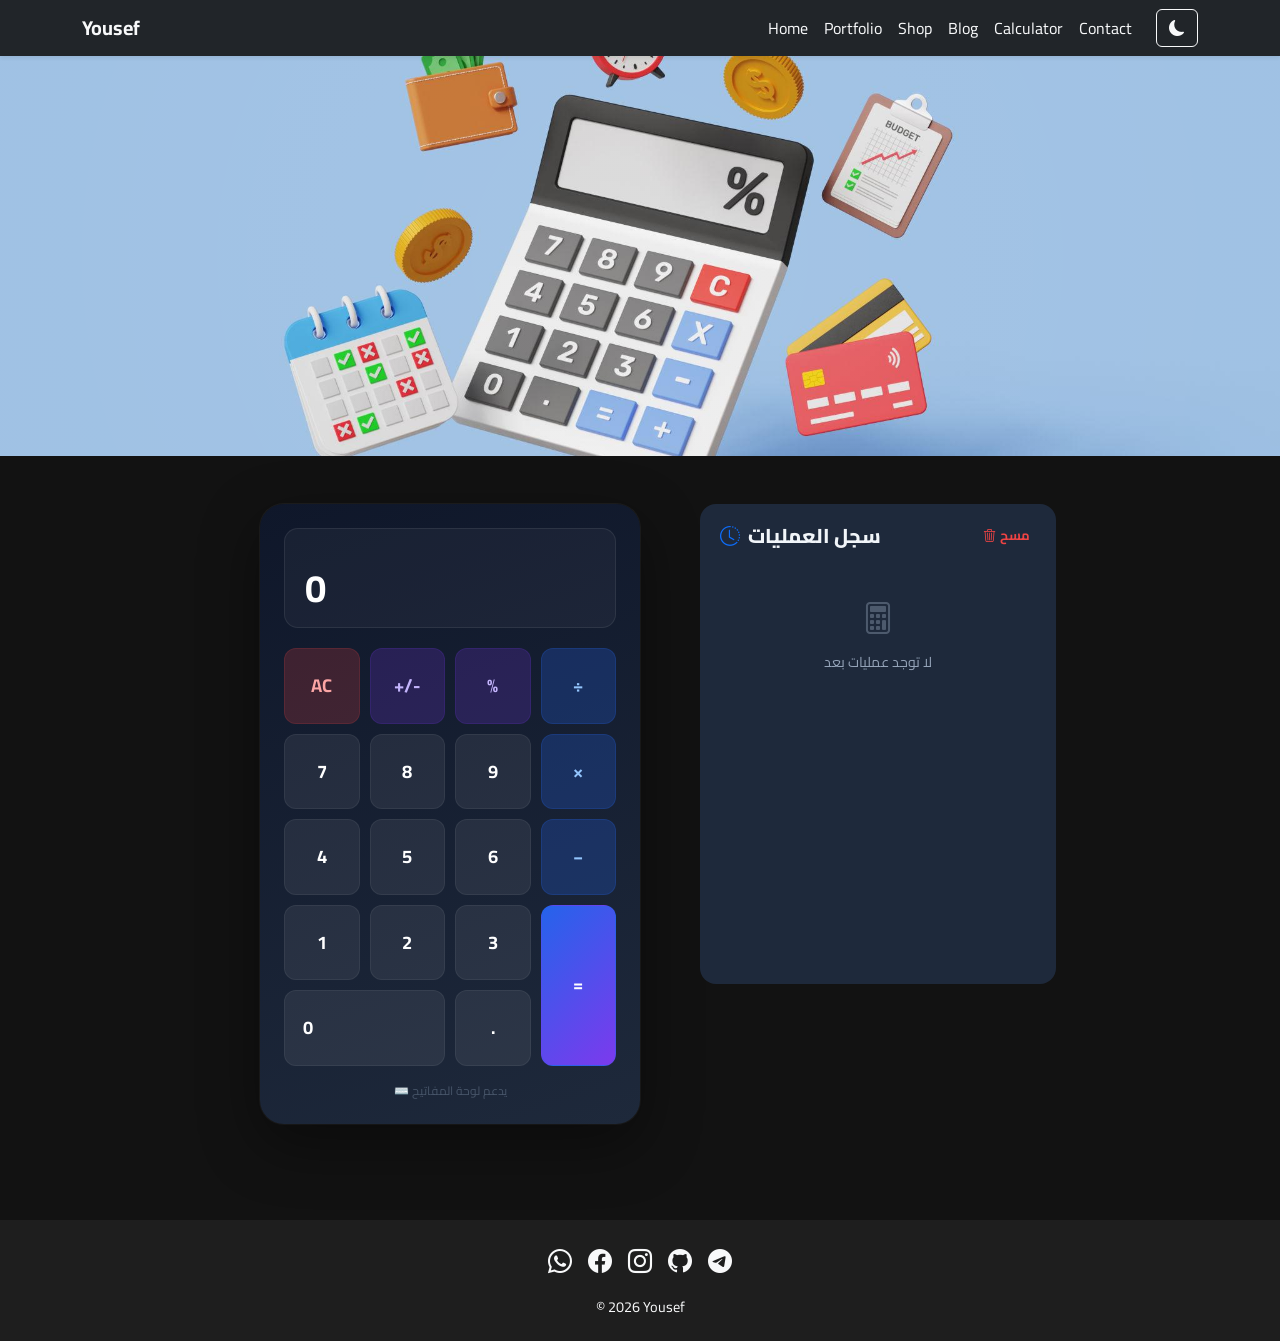
<file: calculator.html>
<!DOCTYPE html>
<html lang="en" >
<head>
  <meta charset="UTF-8" />
  <meta name="viewport" content="width=device-width, initial-scale=1.0" />
  <title>الحاسبة التفاعلية</title>
  <meta name="description" content="حاسبة تفاعلية متجاوبة مبنية بـ JavaScript" />
  <link href="https://cdn.jsdelivr.net/npm/bootstrap@5.3.8/dist/css/bootstrap.min.css" rel="stylesheet">
  <link rel="stylesheet" href="https://cdn.jsdelivr.net/npm/bootstrap-icons@1.11.3/font/bootstrap-icons.css">
    <link rel="stylesheet" href="css/style.css">
  <link rel="stylesheet" href="css/stylelastProject.css">
  <link rel="stylesheet" href="css/calculator.css">
  <script src="https://cdn.jsdelivr.net/npm/bootstrap@5.3.8/dist/js/bootstrap.bundle.min.js"></script>

    <style>
    .hero-section {
    height: 400px;
    min-height: 300px;  
    background-image: url('cards/calculatoraaa.jfif');
    background-size: cover;
    background-position: center;
    background-repeat: no-repeat;
    /* filter: blur(2px); */
}
  </style>
 
</head>
<body>

<!-- Navbar -->
<nav id="navbar" class="navbar navbar-expand-sm navbar-dark sticky-top shadow-sm bg-info bg-dark">
  <div class="container">
    <a class="navbar-brand fw-bold" href="#">Yousef</a>
    <button class="navbar-toggler" type="button" data-bs-toggle="collapse" data-bs-target="#navbarNav">
      <span class="navbar-toggler-icon"></span>
    </button>
    <div class="collapse navbar-collapse" id="navbarNav">
      <ul class="navbar-nav ms-auto align-items-center">
        <li class="nav-item">
          <a class="nav-link " href="index.html">Home</a>
        </li>
        <li class="nav-item">
          <a class="nav-link" href="portfolio.html">Portfolio</a>
        </li>
        <li class="nav-item">
          <a class="nav-link" href="shop.html">Shop</a>
        </li>
        <li class="nav-item">
          <a class="nav-link" href="blog.html">Blog</a>
        </li>
        <li class="nav-item">
          <a class="nav-link active" href="calculator.html">Calculator</a>
        </li>
        <li class="nav-item">
          <a class="nav-link" href="contact.html">Contact</a>
        </li>
        <li class="nav-item ms-3">
          <button id="themeBtn" class="btn btn-outline-light">
            <i class="bi bi-moon-fill"></i>
          </button>
        </li>
      </ul>
    </div>
  </div>
</nav>


<!-- HERO -->
    <div class="hero-section"></div>



<main>
  <section class="py-5">
    <div class="container">
      <div class="row g-4 justify-content-center">

        <!-- CALCULATOR -->
        <div class="col-lg-5">
          <div class="calc-wrapper">
            <div class="calc-container">

              <!-- Display -->
              <div class="calc-display" id="calcDisplay">
                <div class="calc-expression" id="calcExpr"></div>
                <div class="calc-main" id="calcMain">0</div>
              </div>

              <!-- Buttons -->
              <div class="calc-grid">
                <button class="calc-btn btn-clear" onclick="calcAC()">AC</button>
                <button class="calc-btn btn-special" onclick="calcToggleSign()">+/-</button>
                <button class="calc-btn btn-special" onclick="calcPercent()">%</button>
                <button class="calc-btn btn-op" onclick="calcOp('÷')">÷</button>

                <button class="calc-btn btn-num" onclick="calcNum('7')">7</button>
                <button class="calc-btn btn-num" onclick="calcNum('8')">8</button>
                <button class="calc-btn btn-num" onclick="calcNum('9')">9</button>
                <button class="calc-btn btn-op" onclick="calcOp('×')">×</button>

                <button class="calc-btn btn-num" onclick="calcNum('4')">4</button>
                <button class="calc-btn btn-num" onclick="calcNum('5')">5</button>
                <button class="calc-btn btn-num" onclick="calcNum('6')">6</button>
                <button class="calc-btn btn-op" onclick="calcOp('−')">−</button>

                <button class="calc-btn btn-num" onclick="calcNum('1')">1</button>
                <button class="calc-btn btn-num" onclick="calcNum('2')">2</button>
                <button class="calc-btn btn-num" onclick="calcNum('3')">3</button>
                <button class="calc-btn btn-op btn-eq" onclick="calcEquals()" style="grid-row:span 2;aspect-ratio:unset;padding:12px 0">=</button>

                <button class="calc-btn btn-num btn-zero" onclick="calcNum('0')">0</button>
                <button class="calc-btn btn-num" onclick="calcDot()">.</button>

              </div>

              <div class="keyboard-hint mt-3">⌨️ يدعم لوحة المفاتيح</div>
            </div>
          </div>
        </div>

        <!-- HISTORY -->
        <div class="col-lg-4">
          <div class="history-panel">
            <div class="d-flex justify-content-between align-items-center mb-3">
              <h5 style="font-weight:800;color:var(--text-dark);margin:0">
                <i class="bi bi-clock-history me-2 text-primary"></i>سجل العمليات
              </h5>
              <button onclick="clearHistory()" style="background:none;border:none;color:var(--danger);font-size:0.82rem;cursor:pointer;font-family:'Cairo',sans-serif;font-weight:700">
                <i class="bi bi-trash3 me-1"></i>مسح
              </button>
            </div>
            <div id="historyList">
              <div style="text-align:center;padding:30px;color:var(--text-muted);font-size:0.88rem">
                <i class="bi bi-calculator" style="font-size:2rem;display:block;margin-bottom:10px;opacity:0.4"></i>
                لا توجد عمليات بعد
              </div>
            </div>
          </div>
        </div>

      </div>
    </div>
  </section>
</main>



<!-- FOOTER -->
<footer class="mt-5 p-4 text-center">
  <div class="container">
    <div class="d-flex justify-content-center gap-3 mb-3">
      <a href="https://wa.me/+963 962892388" target="_blank" class="text-decoration-none text-reset fs-4">
        <i class="bi bi-whatsapp"></i>
      </a>
      <a href="https://www.facebook.com/yousef.alhussein.965401/?viewas=&should_open_composer=false&show_switched_toast=false&show_invite_to_follow=false&show_switched_tooltip=false&show_podcast_settings=false&show_community_review_changes=false&show_community_rollback=false&show_follower_visibility_disclosure=false&bypass_exit_warning=true&locale=ar_AR" target="_blank" class="text-decoration-none text-reset fs-4">
        <i class="bi bi-facebook"></i>
      </a>
      <a href="https://www.instagram.com/yousef_alhussei/" target="_blank" class="text-decoration-none text-reset fs-4">
        <i class="bi bi-instagram"></i>
      </a>
      <a href="https://github.com/yousefAlhussein" target="_blank" class="text-decoration-none text-reset fs-4">
        <i class="bi bi-github"></i>
      </a>
      <a href="https://t.me/YousefAl7ussein" target="_blank" class="text-decoration-none text-reset fs-4">
        <i class="bi bi-telegram"></i>
      </a>
    </div>

    <p class="mb-0">© 2026 Yousef</p>
  </div>
</footer>

<script src="https://cdn.jsdelivr.net/npm/bootstrap@5.3.0/dist/js/bootstrap.bundle.min.js"></script>
<script src="js/calculator.js"></script>

  <script src="js/interaction.js"></script>
</body>
</html>
</file>
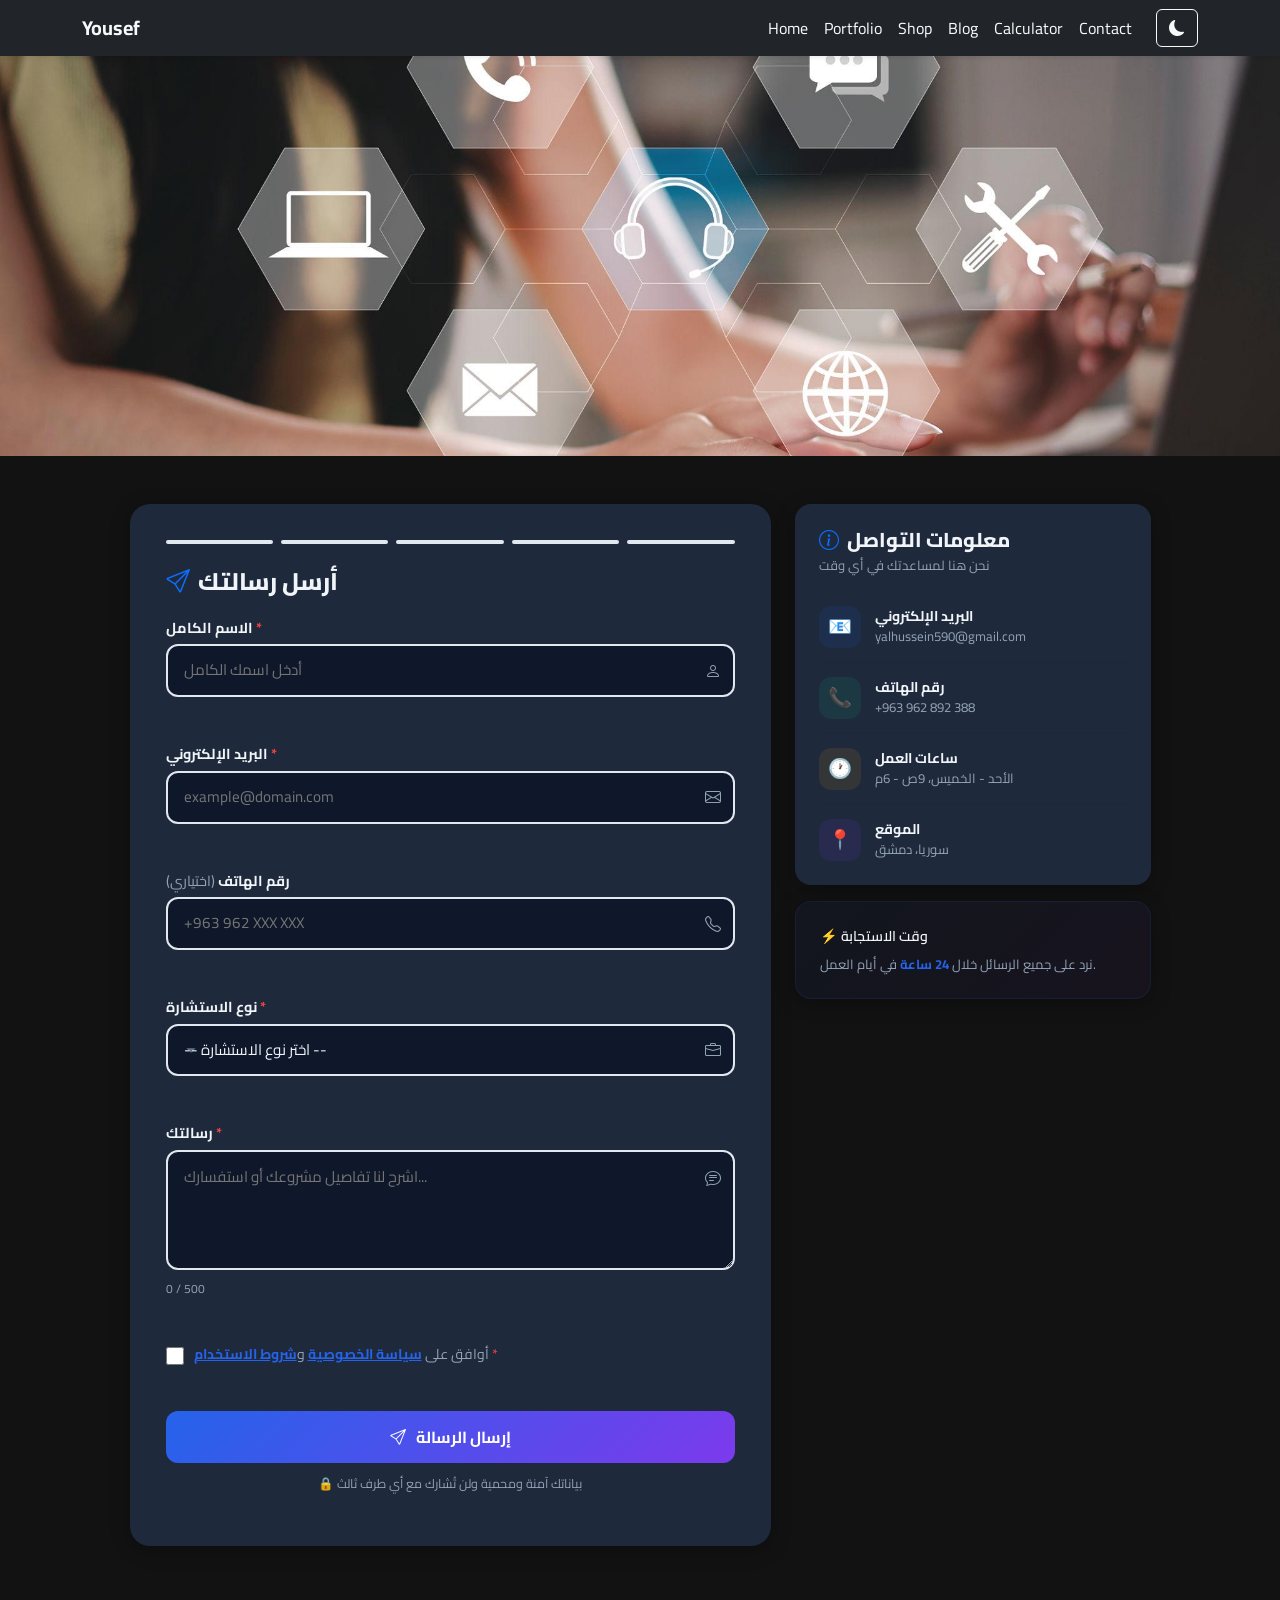
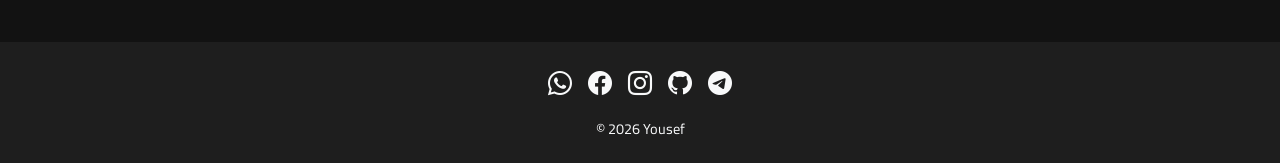
<file: contact.html>
<!DOCTYPE html>
<html lang="en" >
<head>
  <meta charset="UTF-8" />
  <meta name="viewport" content="width=device-width, initial-scale=1.0" />
  <title>نموذج التواصل والاستشارة</title>
  <link href="https://cdn.jsdelivr.net/npm/bootstrap@5.3.8/dist/css/bootstrap.min.css" rel="stylesheet">
  <link rel="stylesheet" href="https://cdn.jsdelivr.net/npm/bootstrap-icons@1.11.3/font/bootstrap-icons.css">
  <link rel="stylesheet" href="css/style.css">
  <link rel="stylesheet" href="css/stylelastProject.css">
  <link rel="stylesheet" href="css/contact.css">
  <script src="https://cdn.jsdelivr.net/npm/bootstrap@5.3.8/dist/js/bootstrap.bundle.min.js"></script>


    <style>
    .hero-section {
    height: 400px;
    min-height: 300px;  
    background-image: url('cards/conacttt.jfif');
    background-size: cover;
    background-position: center;
    background-repeat: no-repeat;
    /* filter: blur(2px); */
}
  </style>

</head>
<body>


<!-- Navbar -->
<nav id="navbar" class="navbar navbar-expand-sm navbar-dark sticky-top shadow-sm bg-info bg-dark">
  <div class="container">
    <a class="navbar-brand fw-bold" href="#">Yousef</a>
    <button class="navbar-toggler" type="button" data-bs-toggle="collapse" data-bs-target="#navbarNav">
      <span class="navbar-toggler-icon"></span>
    </button>
    <div class="collapse navbar-collapse" id="navbarNav">
      <ul class="navbar-nav ms-auto align-items-center">
        <li class="nav-item">
          <a class="nav-link active" href="index.html">Home</a>
        </li>
        <li class="nav-item">
          <a class="nav-link" href="portfolio.html">Portfolio</a>
        </li>
        <li class="nav-item">
          <a class="nav-link" href="shop.html">Shop</a>
        </li>
        <li class="nav-item">
          <a class="nav-link" href="blog.html">Blog</a>
        </li>
        <li class="nav-item">
          <a class="nav-link" href="calculator.html">Calculator</a>
        </li>
        <li class="nav-item">
          <a class="nav-link" href="contact.html">Contact</a>
        </li>
        <li class="nav-item ms-3">
          <button id="themeBtn" class="btn btn-outline-light">
            <i class="bi bi-moon-fill"></i>
          </button>
        </li>
      </ul>
    </div>

  </div>
</nav>


<!-- HERO -->
<!-- <header class="hero-section text-center" style="padding:60px 0 50px">
  <div class="container">
    <div style="font-size:3rem;margin-bottom:16px">📬</div>
    <h1 style="font-weight:900;font-size:clamp(1.6rem,4vw,2.5rem)">نموذج التواصل والاستشارة</h1>
    <p style="opacity:0.85">أرسل رسالتك أو طلب الاستشارة — سيتم الرد خلال 24 ساعة</p>
  </div>
</header> -->


<div class="hero-section"></div>

<main>
  <section class="py-5">
    <div class="container">
      <div class="row g-4 justify-content-center">



        <!-- FORM -->
        <div class="col-lg-7 order-lg-1">
          <div class="form-wrap">

            <!-- Progress bar -->
            <div class="progress-indicator" id="progressBar">
              <div class="progress-dot" id="pd1"></div>
              <div class="progress-dot" id="pd2"></div>
              <div class="progress-dot" id="pd3"></div>
              <div class="progress-dot" id="pd4"></div>
              <div class="progress-dot" id="pd5"></div>
            </div>

            <h4 style="font-weight:800;color:var(--text-dark);margin-bottom:20px">
              <i class="bi bi-send me-2 text-primary"></i>أرسل رسالتك
            </h4>

            <!-- FORM -->
            <div id="contactForm">

              <!-- Name -->
              <div class="mb-4">
                <label class="field-label">الاسم الكامل <span class="req">*</span></label>
                <div class="input-group-custom">
                  <i class="bi bi-person input-icon"></i>
                  <input type="text" class="field-input" id="fName" placeholder="أدخل اسمك الكامل"
                    oninput="validateField('fName')" onblur="validateField('fName')" maxlength="60" />
                </div>
                <div class="error-msg" id="err-fName"></div>
              </div>

              <!-- Email -->
              <div class="mb-4">
                <label class="field-label">البريد الإلكتروني <span class="req">*</span></label>
                <div class="input-group-custom">
                  <i class="bi bi-envelope input-icon"></i>
                  <input type="email" class="field-input" id="fEmail" placeholder="example@domain.com"
                    oninput="validateField('fEmail')" onblur="validateField('fEmail')" dir="ltr" />
                </div>
                <div class="error-msg" id="err-fEmail"></div>
              </div>

              <!-- Phone -->
              <div class="mb-4">
                <label class="field-label">رقم الهاتف <span style="color:var(--text-muted);font-weight:400">(اختياري)</span></label>
                <div class="input-group-custom">
                  <i class="bi bi-telephone input-icon"></i>
                  <input type="tel" class="field-input" id="fPhone" placeholder="+963 962 XXX XXX"
                    oninput="validateField('fPhone')" dir="ltr" />
                </div>
                <div class="error-msg" id="err-fPhone"></div>
              </div>

              <!-- Service -->
              <div class="mb-4">
                <label class="field-label">نوع الاستشارة <span class="req">*</span></label>
                <div class="input-group-custom">
                  <i class="bi bi-briefcase input-icon"></i>
                  <select class="field-input select-custom" id="fService"
                    onchange="validateField('fService'); updateProgress()">
                    <option value="">-- اختر نوع الاستشارة --</option>
                    <option value="web">تطوير موقع ويب</option>
                    <option value="mobile">تطوير تطبيق موبايل</option>
                    <option value="design">تصميم UI/UX</option>
                    <option value="seo">تحسين محركات البحث (SEO)</option>
                    <option value="consulting">استشارة تقنية عامة</option>
                    <option value="other">أخرى</option>
                  </select>
                </div>
                <div class="error-msg" id="err-fService"></div>
              </div>

              <!-- Message -->
              <div class="mb-4">
                <label class="field-label">رسالتك <span class="req">*</span></label>
                <div class="input-group-custom">
                  <i class="bi bi-chat-text input-icon input-icon-top"></i>
                  <textarea class="field-input" id="fMessage" placeholder="اشرح لنا تفاصيل مشروعك أو استفسارك..."
                    oninput="validateField('fMessage'); countChars()" onblur="validateField('fMessage')" maxlength="500"></textarea>
                </div>
                <div class="char-count" id="charCount">0 / 500</div>
                <div class="error-msg" id="err-fMessage"></div>
              </div>

              <!-- Terms -->
              <div class="mb-4">
                <label style="display:flex;align-items:flex-start;gap:10px;cursor:pointer">
                  <input type="checkbox" id="fTerms" style="margin-top:3px;width:18px;height:18px;accent-color:var(--primary)"
                    onchange="validateField('fTerms')" />
                  <span style="font-size:0.88rem;color:var(--text-muted)">
                    أوافق على <a href="#" style="color:var(--primary);font-weight:700">سياسة الخصوصية</a>
                    و<a href="#" style="color:var(--primary);font-weight:700">شروط الاستخدام</a>
                    <span style="color:var(--danger)"> *</span>
                  </span>
                </label>
                <div class="error-msg" id="err-fTerms"></div>
              </div>

              <!-- Submit -->
              <button class="submit-btn" id="submitBtn" onclick="submitForm()">
                <i class="bi bi-send"></i>
                <span id="submitText">إرسال الرسالة</span>
              </button>

              <p style="font-size:0.78rem;color:var(--text-muted);text-align:center;margin-top:12px">
                🔒 بياناتك آمنة ومحمية ولن تُشارك مع أي طرف ثالث
              </p>
            </div>

            <!-- SUCCESS -->
            <div class="success-card" id="successCard">
              <div class="success-icon">✅</div>
              <h4 style="font-weight:800;color:var(--text-dark)">تم إرسال رسالتك بنجاح!</h4>
              <p style="color:var(--text-muted);max-width:320px;margin:8px auto 24px">
                شكرًا لتواصلك معنا. سيقوم فريقنا بالرد عليك خلال 24 ساعة على أكثر تقدير.
              </p>
              <button class="btn btn-primary-custom" onclick="resetForm()">
                <i class="bi bi-arrow-counterclockwise me-2"></i>إرسال رسالة أخرى
              </button>
            </div>

          </div>
        </div>



                <!-- INFO SIDEBAR -->
        <div class="col-lg-4 order-lg-2">
          <div class="info-card">
            <h5 style="font-weight:800;color:var(--text-dark);margin-bottom:4px">
              <i class="bi bi-info-circle me-2 text-primary"></i>معلومات التواصل
            </h5>
            <p style="font-size:0.82rem;color:var(--text-muted);margin-bottom:16px">نحن هنا لمساعدتك في أي وقت</p>
            <div class="info-item">
              <div class="info-icon" style="background:rgba(37,99,235,0.1)">📧</div>
              <div>
                <div style="font-weight:700;font-size:0.88rem;color:var(--text-dark)">البريد الإلكتروني</div>
                <div style="font-size:0.82rem;color:var(--text-muted)">yalhussein590@gmail.com</div>
              </div>
            </div>
            <div class="info-item">
              <div class="info-icon" style="background:rgba(16,185,129,0.1)">📞</div>
              <div>
                <div style="font-weight:700;font-size:0.88rem;color:var(--text-dark)">رقم الهاتف</div>
                <div style="font-size:0.82rem;color:var(--text-muted)" dir="ltr">+963 962 892 388</div>
              </div>
            </div>
            <div class="info-item">
              <div class="info-icon" style="background:rgba(245,158,11,0.1)">🕐</div>
              <div>
                <div style="font-weight:700;font-size:0.88rem;color:var(--text-dark)">ساعات العمل</div>
                <div style="font-size:0.82rem;color:var(--text-muted)">الأحد - الخميس، 9ص - 6م</div>
              </div>
            </div>
            <div class="info-item">
              <div class="info-icon" style="background:rgba(124,58,237,0.1)">📍</div>
              <div>
                <div style="font-weight:700;font-size:0.88rem;color:var(--text-dark)">الموقع</div>
                <div style="font-size:0.82rem;color:var(--text-muted)">سوريا، دمشق</div>
              </div>
            </div>
          </div>

          <div class="info-card" style="background:linear-gradient(135deg,rgba(37,99,235,0.06),rgba(124,58,237,0.06));border:1px solid rgba(37,99,235,0.12)">
            <p style="font-size:0.88rem;color:var(--text-dark);font-weight:600;margin-bottom:8px">⚡ وقت الاستجابة</p>
            <p style="font-size:0.82rem;color:var(--text-muted);margin:0">نرد على جميع الرسائل خلال <strong style="color:var(--primary)">24 ساعة</strong> في أيام العمل.</p>
          </div>
        </div>

      </div>
    </div>
  </section>
</main>

<!-- FOOTER -->
<footer class="mt-5 p-4 text-center">
  <div class="container">
    <div class="d-flex justify-content-center gap-3 mb-3">
      <a href="https://wa.me/+963 962892388" target="_blank" class="text-decoration-none text-reset fs-4">
        <i class="bi bi-whatsapp"></i>
      </a>
      <a href="https://www.facebook.com/yousef.alhussein.965401/?viewas=&should_open_composer=false&show_switched_toast=false&show_invite_to_follow=false&show_switched_tooltip=false&show_podcast_settings=false&show_community_review_changes=false&show_community_rollback=false&show_follower_visibility_disclosure=false&bypass_exit_warning=true&locale=ar_AR" target="_blank" class="text-decoration-none text-reset fs-4">
        <i class="bi bi-facebook"></i>
      </a>
      <a href="https://www.instagram.com/yousef_alhussei/" target="_blank" class="text-decoration-none text-reset fs-4">
        <i class="bi bi-instagram"></i>
      </a>
      <a href="https://github.com/yousefAlhussein" target="_blank" class="text-decoration-none text-reset fs-4">
        <i class="bi bi-github"></i>
      </a>
      <a href="https://t.me/YousefAl7ussein" target="_blank" class="text-decoration-none text-reset fs-4">
        <i class="bi bi-telegram"></i>
      </a>
    </div>

    <p class="mb-0">© 2026 Yousef</p>
  </div>
</footer>


  <script src="js/contact.js"></script>
  <script src="js/interaction.js"></script>
</body>
</html>
</file>
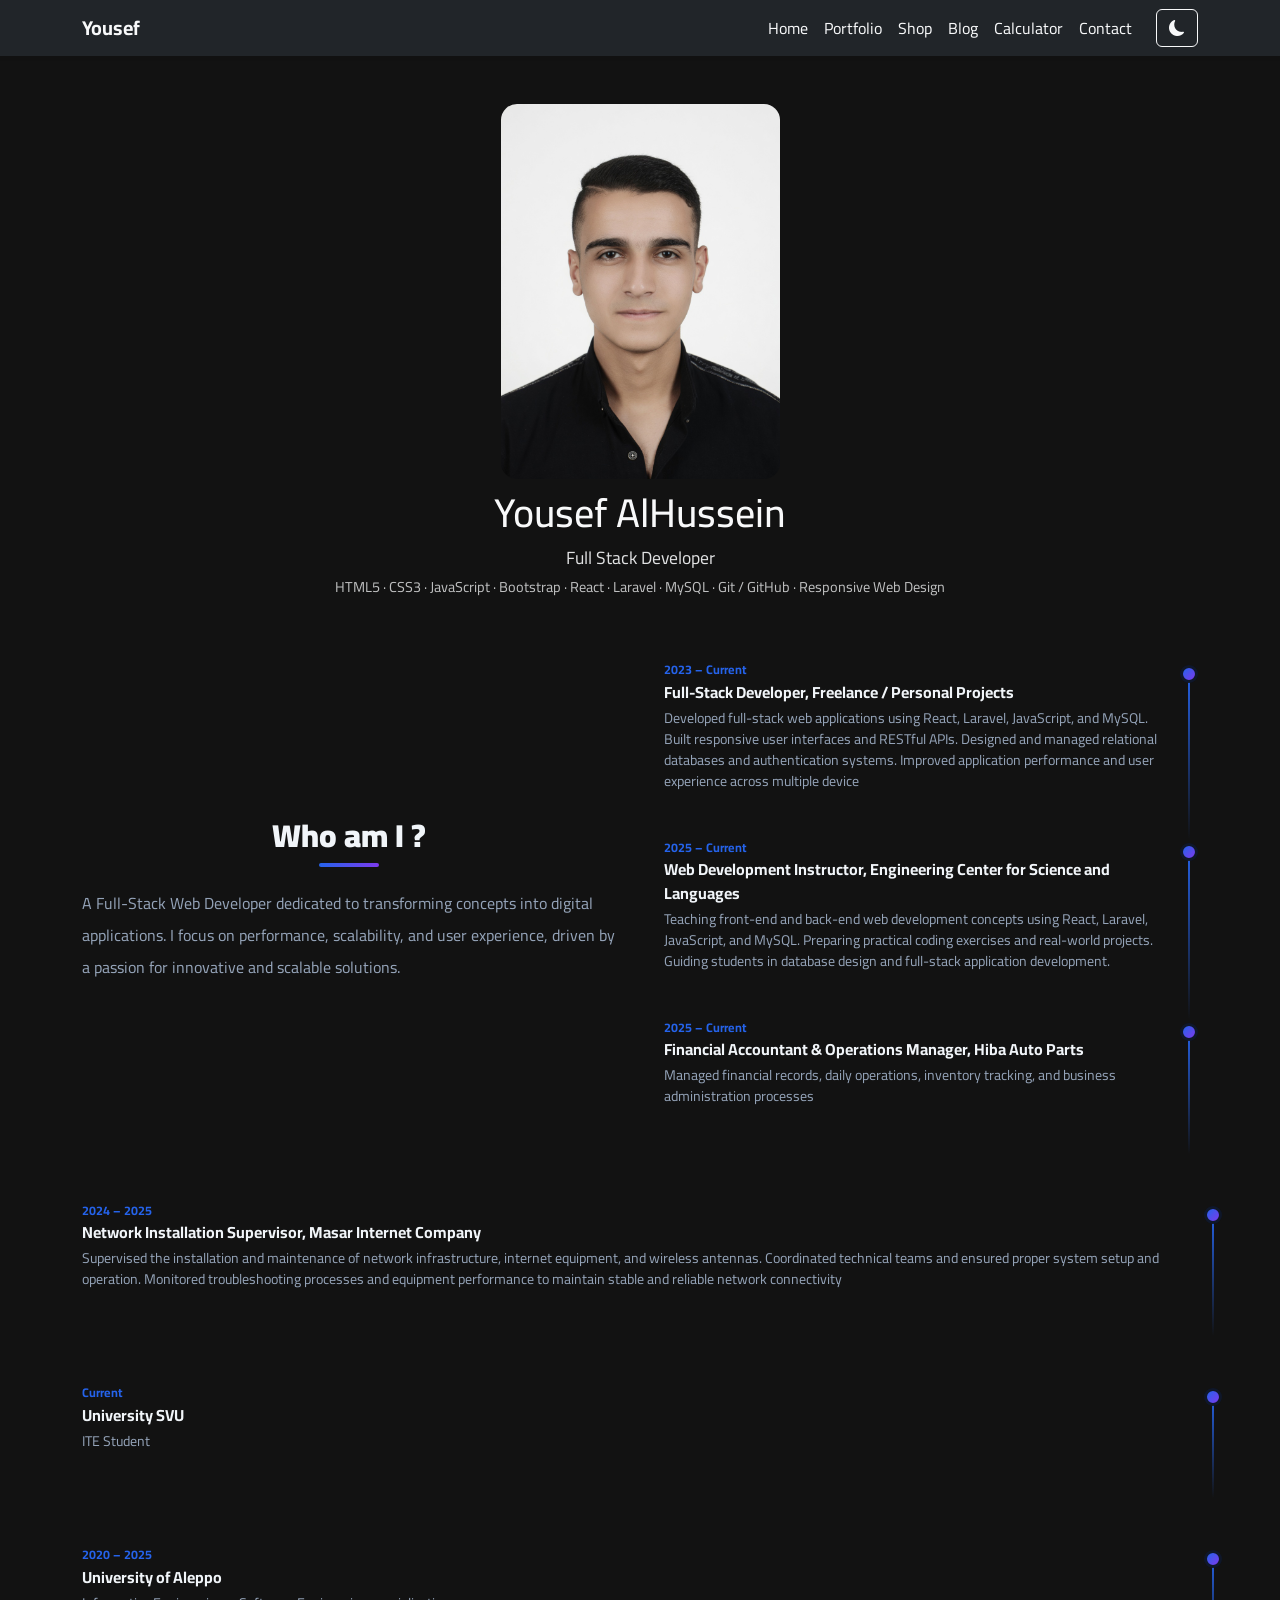
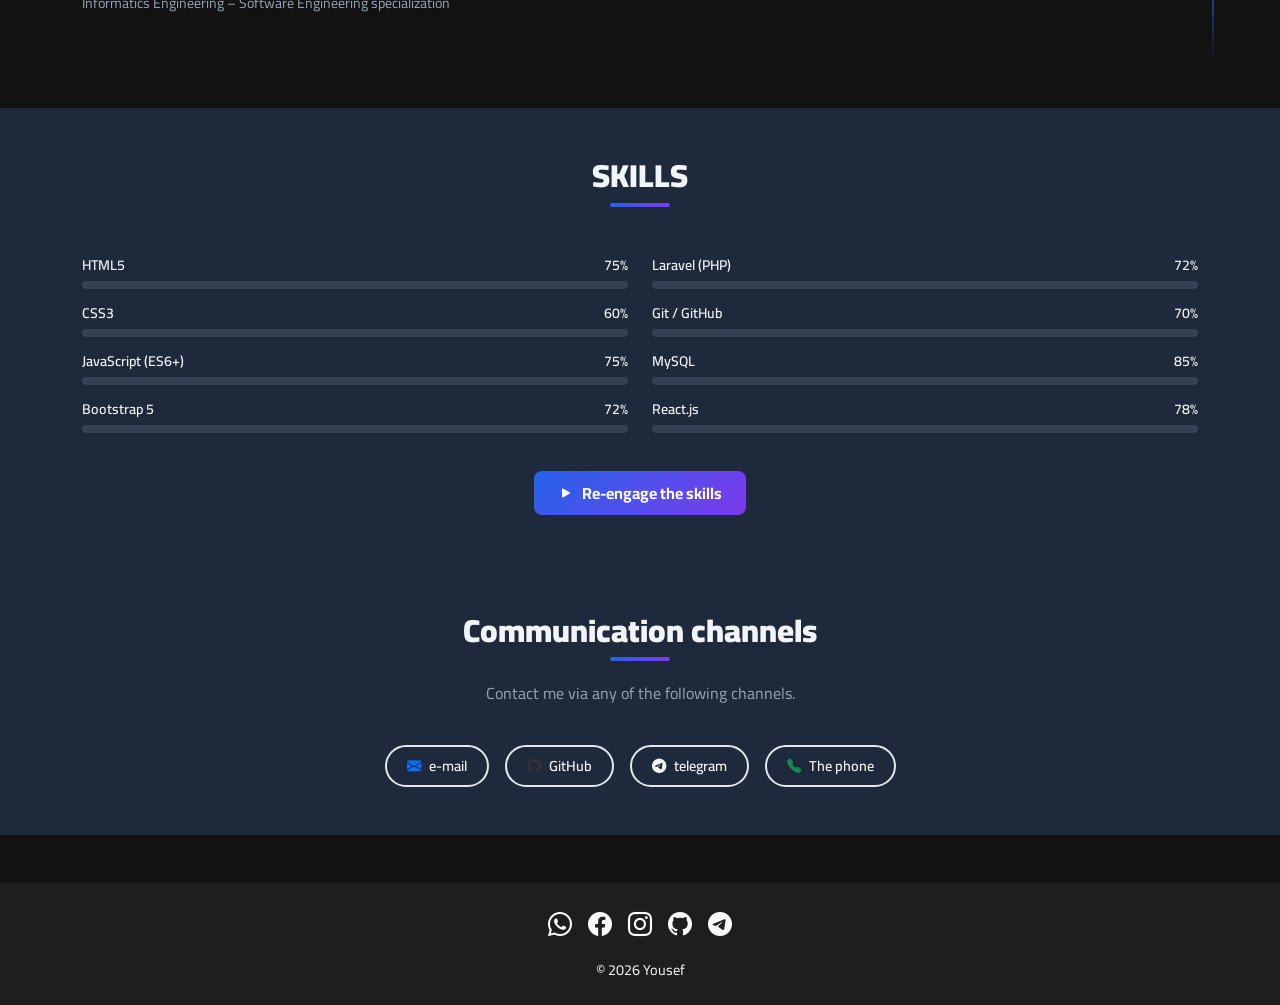
<file: portfolio.html>
<!DOCTYPE html>
<html lang="en" >
<head>
  <meta charset="UTF-8" />
  <meta name="viewport" content="width=device-width, initial-scale=1.0" />
  <title>السيرة الذاتية التفاعلية - Portfolio</title>
  <meta name="description" content="صفحة السيرة الذاتية التفاعلية - Portfolio" />
  <link href="https://cdn.jsdelivr.net/npm/bootstrap@5.3.8/dist/css/bootstrap.min.css" rel="stylesheet">
  <link rel="stylesheet" href="https://cdn.jsdelivr.net/npm/bootstrap-icons@1.11.3/font/bootstrap-icons.css">
    <link rel="stylesheet" href="css/style.css">
  <link rel="stylesheet" href="css/stylelastProject.css">
  <link rel="stylesheet" href="css/portfolio.css">
  <script src="https://cdn.jsdelivr.net/npm/bootstrap@5.3.8/dist/js/bootstrap.bundle.min.js"></script>
  
</head>
<body>

<!-- Navbar -->
<nav id="navbar" class="navbar navbar-expand-sm navbar-dark sticky-top shadow-sm bg-info bg-dark">
  <div class="container">
    <a class="navbar-brand fw-bold" href="#">Yousef</a>
    <button class="navbar-toggler" type="button" data-bs-toggle="collapse" data-bs-target="#navbarNav">
      <span class="navbar-toggler-icon"></span>
    </button>
    <div class="collapse navbar-collapse" id="navbarNav">
      <ul class="navbar-nav ms-auto align-items-center">
        <li class="nav-item">
          <a class="nav-link " href="index.html">Home</a>
        </li>
        <li class="nav-item">
          <a class="nav-link active" href="portfolio.html">Portfolio</a>
        </li>
        <li class="nav-item">
          <a class="nav-link" href="shop.html">Shop</a>
        </li>
        <li class="nav-item">
          <a class="nav-link" href="blog.html">Blog</a>
        </li>
        <li class="nav-item">
          <a class="nav-link" href="calculator.html">Calculator</a>
        </li>
        <li class="nav-item">
          <a class="nav-link" href="contact.html">Contact</a>
        </li>
        <li class="nav-item ms-3">
          <button id="themeBtn" class="btn btn-outline-light">
            <i class="bi bi-moon-fill"></i>
          </button>
        </li>
      </ul>
    </div>

  </div>
</nav>

<!-- HERO -->
<header class="text-center">
  <div class="container">
    <div class="mt-5">
      <img src="cards/image-22.jpg" class="personal-photo  rounded-4" alt="Personal photo of Youssef AlHussein"  >
    </div>
    <h1 class="fw-900 mb-2" style="font-size:clamp(1.6rem,4vw,2.5rem);">Yousef AlHussein</h1>
    <p class="mb-1" style="font-size:1.1rem;opacity:0.9;">Full Stack Developer</p>
    <p style="opacity:0.75;font-size:0.9rem;">HTML5 · CSS3 · JavaScript · Bootstrap · React · Laravel · MySQL · Git / GitHub · Responsive Web Design
</p>
  </div>
</header>

<main>

<!-- ABOUT -->
<section id="about" class="py-5">
  <div class="container">
    <div class="row align-items-center g-5">
      <div class="col-lg-6">
        <h2 class="section-title text-center">Who am I ?</h2>
        <div class="title-underline"></div>
        <p style="line-height:2;color:var(--text-muted);">
            A Full-Stack Web Developer dedicated to transforming concepts into digital applications.
            I focus on performance, scalability, and user experience, driven by a passion for innovative and scalable solutions.
        </p>
        <!-- <div class="row g-3 mt-2">
          <div class="col-6">
            <div class="p-3 rounded-3 text-center" style="background:linear-gradient(135deg,rgba(37,99,235,0.08),rgba(124,58,237,0.08));border:1px solid rgba(37,99,235,0.15)">
              <div style="font-size:1.8rem;font-weight:900;color:var(--primary)">+50</div>
              <div style="font-size:0.85rem;color:var(--text-muted)">مشروع مكتمل</div>
            </div>
          </div>
          <div class="col-6">
            <div class="p-3 rounded-3 text-center" style="background:linear-gradient(135deg,rgba(37,99,235,0.08),rgba(124,58,237,0.08));border:1px solid rgba(37,99,235,0.15)">
              <div style="font-size:1.8rem;font-weight:900;color:var(--secondary)">3+</div>
              <div style="font-size:0.85rem;color:var(--text-muted)">سنوات خبرة</div>
            </div>
          </div>
        </div> -->
      </div>
      <div class="col-lg-6">
        <!-- Timeline -->
        <div class="timeline-item">
          <div class="timeline-dot"></div>
          <div class="timeline-year">2023 – Current</div>
          <strong style="color:var(--text-dark)">Full-Stack Developer, Freelance / Personal Projects</strong>
          <p style="font-size:0.88rem;color:var(--text-muted);margin-top:4px;">Developed full-stack web applications using React, Laravel, JavaScript, and MySQL. Built responsive user
            interfaces and RESTful APIs. Designed and managed relational databases and authentication systems.
            Improved application performance and user experience across multiple device</p>
        </div>
        <div class="timeline-item">
          <div class="timeline-dot"></div>
          <div class="timeline-year">2025 – Current</div>
          <strong style="color:var(--text-dark)">Web Development Instructor, Engineering Center for Science and Languages</strong>
          <p style="font-size:0.88rem;color:var(--text-muted);margin-top:4px;">Teaching front-end and back-end web development concepts using React, Laravel, JavaScript, and
              MySQL. Preparing practical coding exercises and real-world projects. Guiding students in database design
              and full-stack application development.</p>
        </div>
        <div class="timeline-item">
          <div class="timeline-dot"></div>
          <div class="timeline-year">2025 – Current</div>
          <strong style="color:var(--text-dark)">Financial Accountant & Operations Manager, Hiba Auto Parts</strong>
          <p style="font-size:0.88rem;color:var(--text-muted);margin-top:4px;">Managed financial records, daily operations, inventory tracking, and business administration processes</p>
        </div>
        </div>
        <div class="timeline-item">
          <div class="timeline-dot"></div>
          <div class="timeline-year">2024 – 2025</div>
          <strong style="color:var(--text-dark)">Network Installation Supervisor, Masar Internet Company</strong>
          <p style="font-size:0.88rem;color:var(--text-muted);margin-top:4px;">Supervised the installation and maintenance of network infrastructure, internet equipment, and wireless
            antennas. Coordinated technical teams and ensured proper system setup and operation. Monitored
            troubleshooting processes and equipment performance to maintain stable and reliable network
            connectivity</p>
        </div>
        <div class="timeline-item">
          <div class="timeline-dot"></div>
          <div class="timeline-year">Current</div>
          <strong style="color:var(--text-dark)">University SVU</strong>
          <p style="font-size:0.88rem;color:var(--text-muted);margin-top:4px;">ITE Student</p>
        </div>
        <div class="timeline-item">
          <div class="timeline-dot"></div>
          <div class="timeline-year">2020 – 2025</div>
          <strong style="color:var(--text-dark)">University of Aleppo</strong>
          <p style="font-size:0.88rem;color:var(--text-muted);margin-top:4px;">Informatics Engineering – Software Engineering specialization</p>
        </div>
      </div>
    </div>
  </div>
</section>

<!-- SKILLS -->
<section id="skills" class="py-5 section-bg">
  <div class="container">
    <div class="text-center mb-5">
      <h2 class="section-title">SKILLS</h2>
      <div class="title-underline mx-auto"></div>
    </div>
    <div class="row g-4">
      <div class="col-md-6">
        <div id="skills-container">
          <div class="skill-label"><span>HTML5</span><span>75%</span></div>
          <div class="skill-bar"><div class="skill-fill" data-width="75"></div></div>

          <div class="skill-label"><span>CSS3</span><span>60%</span></div>
          <div class="skill-bar"><div class="skill-fill" data-width="60"></div></div>

          <div class="skill-label"><span>JavaScript (ES6+)</span><span>75%</span></div>
          <div class="skill-bar"><div class="skill-fill" data-width="75"></div></div>

          <div class="skill-label"><span>Bootstrap 5</span><span>72%</span></div>
          <div class="skill-bar"><div class="skill-fill" data-width="72"></div></div>


        </div>
      </div>
      <div class="col-md-6">
        <div class="skill-label"><span>Laravel (PHP)</span><span>72%</span></div>
        <div class="skill-bar"><div class="skill-fill" data-width="72"></div></div>

        <div class="skill-label"><span>Git / GitHub</span><span>70%</span></div>
        <div class="skill-bar"><div class="skill-fill" data-width="70"></div></div>

        <div class="skill-label"><span>MySQL</span><span>85%</span></div>
        <div class="skill-bar"><div class="skill-fill" data-width="85"></div></div>

        <div class="skill-label"><span>React.js</span><span>78%</span></div>
        <div class="skill-bar"><div class="skill-fill" data-width="78"></div></div>
      </div>
    </div>

    <!-- Animate button -->
    <div class="text-center mt-4">
      <button class="btn btn-primary-custom" onclick="animateSkills()" id="animate-btn">
        <i class="bi bi-play-fill me-2"></i>Re-engage the skills
      </button>
    </div>
  </div>
</section>

<!-- CONTACT LINKS -->
<section id="contact-links" class="py-5 section-bg">
  <div class="container text-center">
    <h2 class="section-title">Communication channels</h2>
    <div class="title-underline mx-auto"></div>
    <p class="section-subtitle">Contact me via any of the following channels.</p>
    <div class="d-flex flex-wrap gap-3 justify-content-center">
      <a href="mailto:yalhussein590@gmail.com" class="contact-link">
        <i class="bi bi-envelope-fill text-primary"></i> e-mail
      </a>
      <a href="https://github.com/yousefAlhussein" class="contact-link">
        <i class="bi bi-github" style="color:#333"></i> GitHub
      </a>
      <a href="https://t.me/YousefAl7ussein" class="contact-link">
        <i class="bi bi-telegram"></i>telegram
      </a>
      <a href="tel:+963962892388" class="contact-link">
        <i class="bi bi-telephone-fill text-success"></i> The phone
      </a>
    </div>
  </div>
</section>

</main>

<!-- FOOTER -->
<footer class="mt-5 p-4 text-center">
  <div class="container">
    <div class="d-flex justify-content-center gap-3 mb-3">
      <a href="https://wa.me/+963 962892388" target="_blank" class="text-decoration-none text-reset fs-4">
        <i class="bi bi-whatsapp"></i>
      </a>
      <a href="https://www.facebook.com/yousef.alhussein.965401/?viewas=&should_open_composer=false&show_switched_toast=false&show_invite_to_follow=false&show_switched_tooltip=false&show_podcast_settings=false&show_community_review_changes=false&show_community_rollback=false&show_follower_visibility_disclosure=false&bypass_exit_warning=true&locale=ar_AR" target="_blank" class="text-decoration-none text-reset fs-4">
        <i class="bi bi-facebook"></i>
      </a>
      <a href="https://www.instagram.com/yousef_alhussei/" target="_blank" class="text-decoration-none text-reset fs-4">
        <i class="bi bi-instagram"></i>
      </a>
      <a href="https://github.com/yousefAlhussein" target="_blank" class="text-decoration-none text-reset fs-4">
        <i class="bi bi-github"></i>
      </a>
      <a href="https://t.me/YousefAl7ussein" target="_blank" class="text-decoration-none text-reset fs-4">
        <i class="bi bi-telegram"></i>
      </a>
    </div>

    <p class="mb-0">© 2026 Yousef</p>
  </div>
</footer>

<script src="https://cdn.jsdelivr.net/npm/bootstrap@5.3.0/dist/js/bootstrap.bundle.min.js"></script>
<script src="js/portfolio.js"></script>
<script src="js/interaction.js"></script>

</body>
</html>
</file>
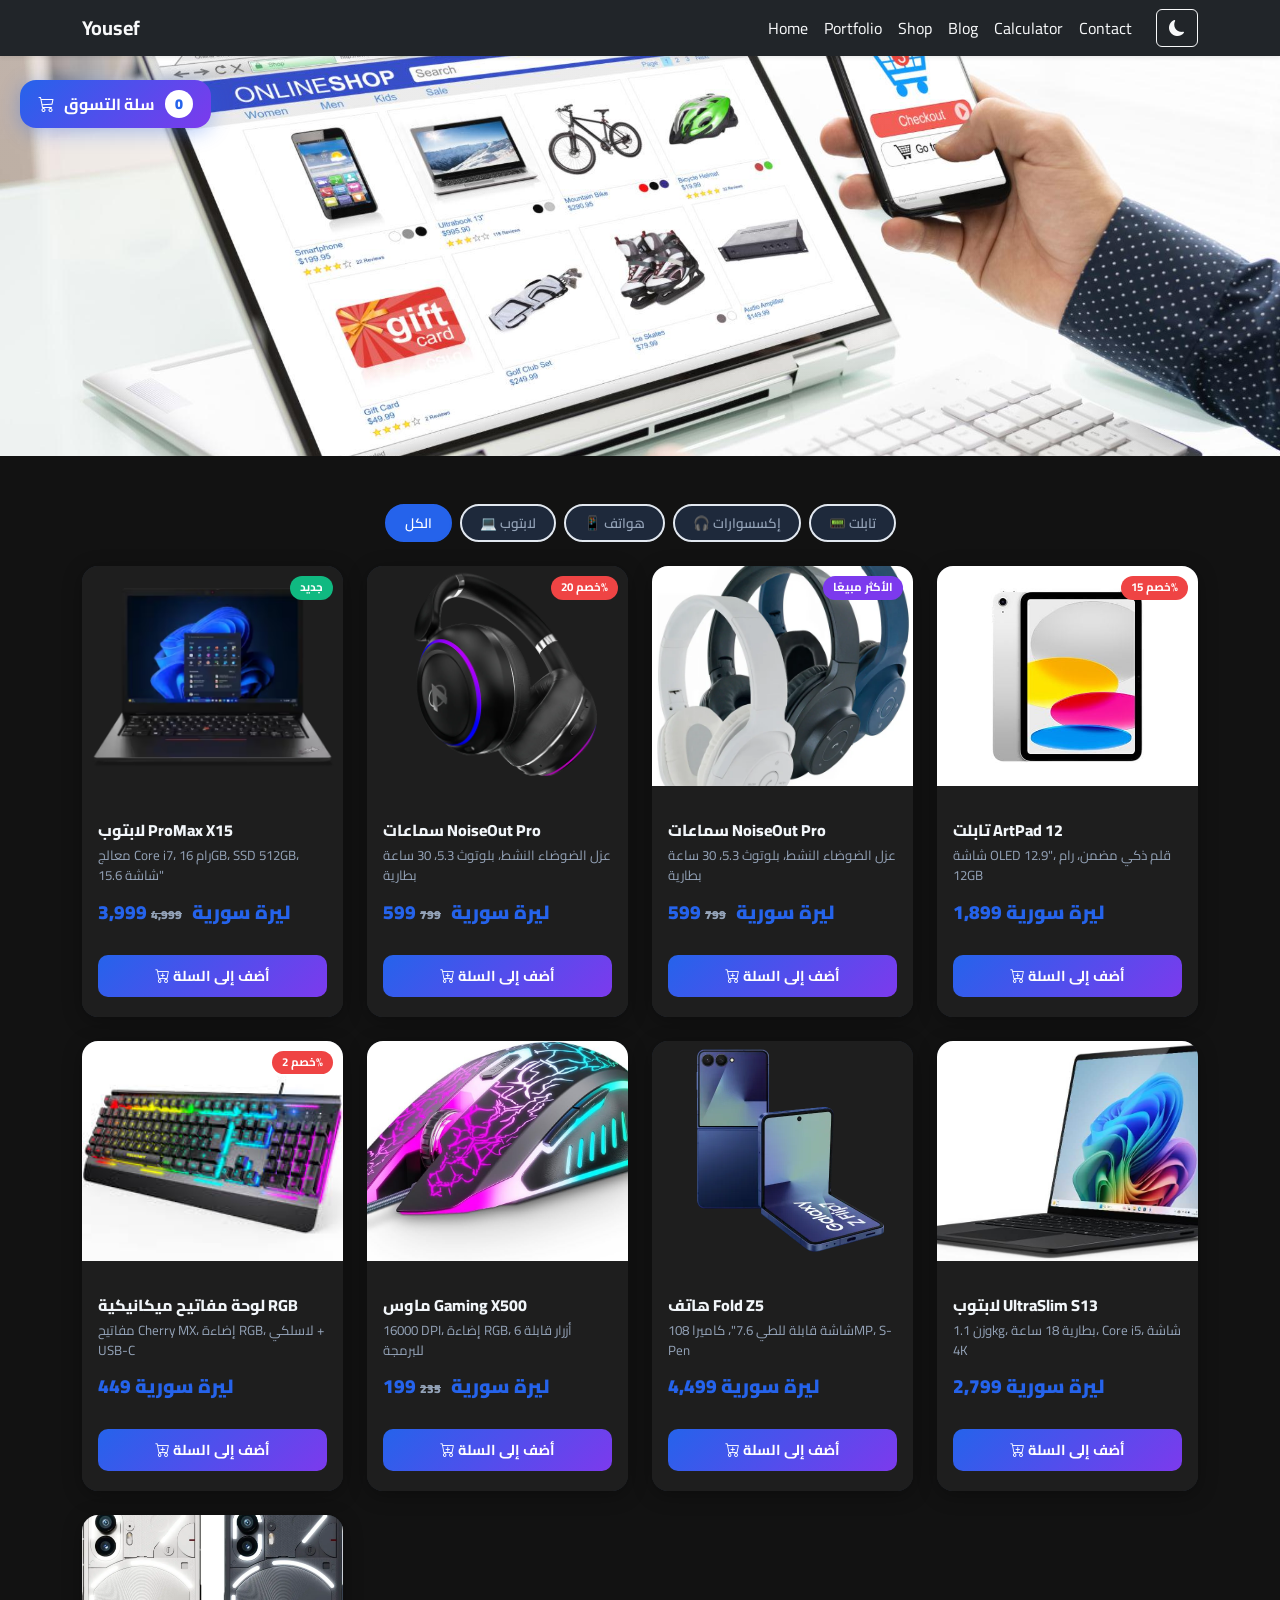
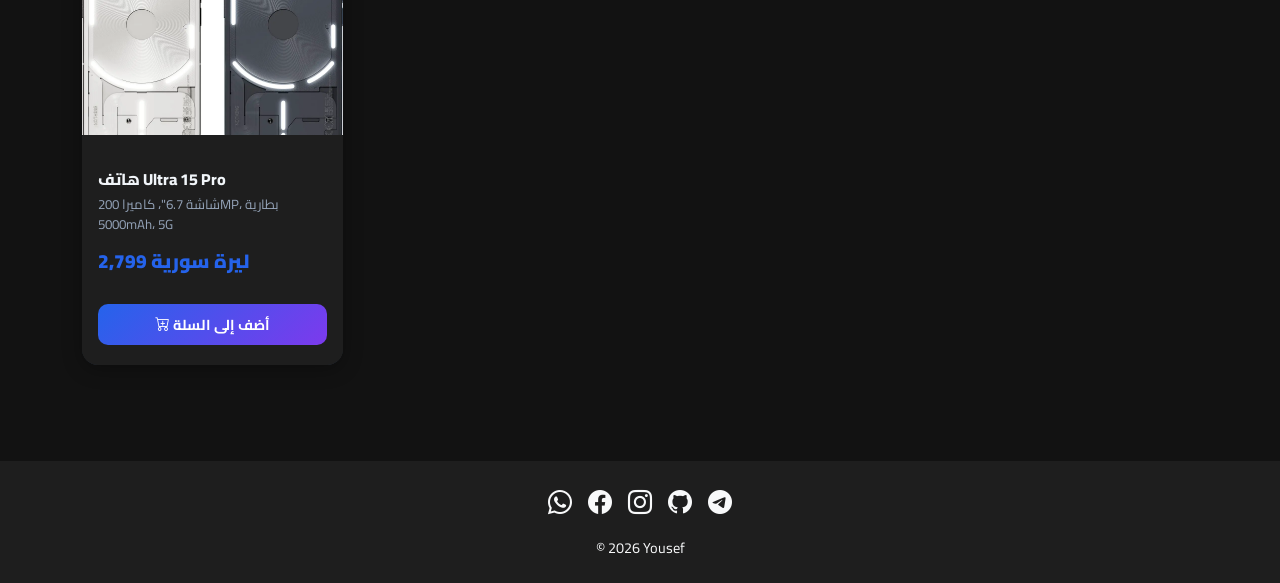
<file: shop.html>
<!DOCTYPE html>
<html lang="en" >
<head>
  <meta charset="UTF-8" />
  <meta name="viewport" content="width=device-width, initial-scale=1.0" />
  <title>المتجر الإلكتروني</title>
  <meta name="description" content="متجر منتجات إلكتروني وهمي مبني بـ Bootstrap و JavaScript" />
  <link href="https://cdn.jsdelivr.net/npm/bootstrap@5.3.8/dist/css/bootstrap.min.css" rel="stylesheet">
  <link rel="stylesheet" href="https://cdn.jsdelivr.net/npm/bootstrap-icons@1.11.3/font/bootstrap-icons.css">
  <link rel="stylesheet" href="css/style.css">
  <link rel="stylesheet" href="css/stylelastProject.css">
  <link rel="stylesheet" href="css/shop.css">
  <script src="https://cdn.jsdelivr.net/npm/bootstrap@5.3.8/dist/js/bootstrap.bundle.min.js"></script>

</head>
  
</head>
<body>

<!-- Navbar -->
<nav id="navbar" class="navbar navbar-expand-sm navbar-dark sticky-top shadow-sm bg-info bg-dark">
  <div class="container">

    <a class="navbar-brand fw-bold" href="#">Yousef</a>

    <button class="navbar-toggler" type="button" data-bs-toggle="collapse" data-bs-target="#navbarNav">
      <span class="navbar-toggler-icon"></span>
    </button>

    <div class="collapse navbar-collapse" id="navbarNav">
      <ul class="navbar-nav ms-auto align-items-center">
        <li class="nav-item">
          <a class="nav-link active" href="index.html">Home</a>
        </li>
        <li class="nav-item">
          <a class="nav-link" href="portfolio.html">Portfolio</a>
        </li>
        <li class="nav-item">
          <a class="nav-link" href="shop.html">Shop</a>
        </li>
        <li class="nav-item">
          <a class="nav-link" href="blog.html">Blog</a>
        </li>
        <li class="nav-item">
          <a class="nav-link" href="calculator.html">Calculator</a>
        </li>
        <li class="nav-item">
          <a class="nav-link" href="contact.html">Contact</a>
        </li>
        <li class="nav-item ms-3">
          <button id="themeBtn" class="btn btn-outline-light">
            <i class="bi bi-moon-fill"></i>
          </button>
        </li>
      </ul>
    </div>

  </div>
</nav>


<!-- FLOATING CART -->
<div class="cart-badge" onclick="openCart()">
  <i class="bi bi-cart3"></i>
  <span>سلة التسوق</span>
  <div class="cart-count" id="cartCount">0</div>
</div>

<!-- CART MODAL -->
<div class="cart-modal-overlay" id="cartOverlay" onclick="handleOverlayClick(event)">
  <div class="cart-modal" id="cartModal">
    <div class="d-flex justify-content-between align-items-center mb-4">
      <h4 style="font-weight:800;color:var(--text-dark)">🛒 سلة التسوق</h4>
      <button onclick="closeCart()" style="background:none;border:none;font-size:1.5rem;cursor:pointer;color:var(--text-muted)">✕</button>
    </div>
    <div id="cartItems">
      <div style="text-align:center;padding:40px;color:var(--text-muted)">
        <div style="font-size:3rem;margin-bottom:12px">🛒</div>
        <p>السلة فارغة. أضف بعض المنتجات!</p>
      </div>
    </div>
    <div id="cartTotal" style="display:none;margin-top:16px;padding-top:16px;border-top:2px solid #e2e8f0">
      <div class="d-flex justify-content-between align-items-center">
        <strong style="font-size:1.1rem;color:var(--text-dark)">الإجمالي:</strong>
        <strong style="font-size:1.3rem;color:var(--primary)" id="totalPrice">0 ريال</strong>
      </div>
      <button class="add-to-cart-btn mt-3" onclick="checkout()">
        <i class="bi bi-credit-card me-2"></i>إتمام الطلب
      </button>
    </div>
  </div>
</div>

<!-- HERO -->

<div class="hero-section"></div>

<main>
  <section class="py-5">
    <div class="container">

      <!-- Filters -->
      <div class="d-flex gap-2 flex-wrap mb-4 justify-content-center">
        <button class="filter-btn active" data-cat="all" onclick="filterProducts(this,'all')">الكل</button>
        <button class="filter-btn"  onclick="filterProducts(this,'laptops')">💻 لابتوب</button>
        <button class="filter-btn" data-cat="phones" onclick="filterProducts(this,'phones')">📱 هواتف</button>
        <button class="filter-btn" data-cat="accessories" onclick="filterProducts(this,'accessories')">🎧 إكسسوارات</button>
        <button class="filter-btn" data-cat="tablets" onclick="filterProducts(this,'tablets')">📟 تابلت</button>
      </div>  

      <!-- Products -->
      <div class="row g-4" id="productsGrid">

          <div class="col-12 col-md-4 col-lg-3 product-item " data-cat="laptops">
            <div class="product-card">
              <div class="card card-hover">
                <img src="product/laptop.jpg" class="card-img-top" alt="...">
               <span class="product-badge" style="background:#10b981">جديد</span>
               <div class="card-body">
                <p class="card-text">
                  <p class="product-name">لابتوب ProMax X15</p>
                  <p class="product-desc">معالج Core i7، رام 16GB، SSD 512GB، شاشة 15.6"</p>
                  <p class="product-price">3,999 ليرة سورية <span>4,999</span></p>
                </p>
                  <button class="add-to-cart-btn" onclick="addToCart(this,'لابتوب ProMax X15','3999','💻')">
                  <i class="bi bi-cart-plus me-1"></i>أضف إلى السلة
                </button>
              </div>
              </div>
            </div>
          </div>

          



          <div class="col-12 col-md-4 col-lg-3 product-item" data-cat="accessories">
            <div class="product-card">
              <div class="card card-hover">
                <img src="product/black2.jpg" class="card-img-top" alt="...">
               <span class="product-badge" style="background:#ef4444">خصم 20%</span>
               <div class="card-body">
                <p class="card-text">
                  <p class="product-name">سماعات NoiseOut Pro</p>
                  <p class="product-desc">عزل الضوضاء النشط، بلوتوث 5.3، 30 ساعة بطارية</p>
                  <p class="product-price">599 ليرة سورية <span>799</span></p>
                </p>
              <button class="add-to-cart-btn" onclick="addToCart(this,'سماعات NoiseOut Pro','599','🎧')">
                <i class="bi bi-cart-plus me-1"></i>أضف إلى السلة
              </button>
              </div>
              </div>
            </div>
          </div>

  

          <div class="col-12 col-md-4 col-lg-3 product-item" data-cat="accessories" >
            <div class="product-card">
              <div class="card card-hover">
                <img src="product/headphone2.jpg" class="card-img-top" alt="...">
               <span class="product-badge" style="background:#7c3aed">الأكثر مبيعًا</span>
               <div class="card-body">
                <p class="card-text">
              <p class="product-name">سماعات NoiseOut Pro</p>
              <p class="product-desc">عزل الضوضاء النشط، بلوتوث 5.3، 30 ساعة بطارية</p>
              <p class="product-price">599 ليرة سورية <span>799</span></p>
              </p>
              <button class="add-to-cart-btn" onclick="addToCart(this,'سماعات NoiseOut Pro','599','🎧')">
                <i class="bi bi-cart-plus me-1"></i>أضف إلى السلة
              </button>
              </div>
              </div>
            </div>
          </div>


          <div class="col-12 col-md-4 col-lg-3 product-item" data-cat="tablets">
            <div class="product-card">
              <div class="card card-hover">
                  <img src="product/tap.jpg" class="card-img-top" alt="...">
                 <span class="product-badge" style="background:#ef4444">خصم 15%</span>
                 <div class="card-body">
                  <p class="card-text">
                    <p class="product-name">تابلت ArtPad 12</p>
                    <p class="product-desc">شاشة OLED 12.9"، قلم ذكي مضمن، رام 12GB</p>
                    <p class="product-price">1,899 ليرة سورية</p>
                </p>
                <button class="add-to-cart-btn" onclick="addToCart(this,'تابلت ArtPad 12','1899','📟')">
                  <i class="bi bi-cart-plus me-1"></i>أضف إلى السلة
                </button>
              </div>
              </div>
            </div>
          </div>


          <div class="col-12 col-md-4 col-lg-3 product-item" data-cat="accessories">
            <div class="product-card">
              <div class="card card-hover">
                <img src="product/key.jpg" class="card-img-top" alt="...">
               <span class="product-badge" style="background:#ef4444">خصم 2%</span>
               <div class="card-body">
                <p class="card-text">
              <p class="product-name">لوحة مفاتيح ميكانيكية RGB</p>
              <p class="product-desc">مفاتيح Cherry MX، إضاءة RGB، لاسلكي + USB-C</p>
              <p class="product-price">449 ليرة سورية</p>
              </p>
              <button class="add-to-cart-btn" onclick="addToCart(this,'لوحة مفاتيح RGB','449','⌨️')">
                <i class="bi bi-cart-plus me-1"></i>أضف إلى السلة
              </button>
              </div>
              </div>
            </div>
          </div>


          <div class="col-12 col-md-4 col-lg-3 product-item" data-cat="accessories">
            <div class="product-card">
              <div class="card card-hover">
                <img src="product/mouse.jpg" class="card-img-top" alt="...">
               <div class="card-body">
                <p class="card-text">
              <p class="product-name">ماوس Gaming X500</p>
              <p class="product-desc">16000 DPI، إضاءة RGB، 6 أزرار قابلة للبرمجة</p>
              <p class="product-price">199 ليرة سورية <span>235</span></p>
              </p>
              <button class="add-to-cart-btn" onclick="addToCart(this,'ماوس Gaming X500','199','🖱️')">
                <i class="bi bi-cart-plus me-1"></i>أضف إلى السلة
              </button>
              </div>
              </div>
            </div>
          </div>


          <div class="col-12 col-md-4 col-lg-3 product-item" data-cat="phones">
            <div class="product-card">
              <div class="card card-hover">
                <img src="product/z.jpg" class="card-img-top" alt="...">
               <div class="card-body">
                <p class="card-text">
             <p class="product-name">هاتف Fold Z5</p>
              <p class="product-desc">شاشة قابلة للطي 7.6"، كاميرا 108MP، S-Pen</p>
              <p class="product-price">4,499 ليرة سورية</p>
              </p>
              <button class="add-to-cart-btn" onclick="addToCart(this,'هاتف Fold Z5','4499','📱')">
                <i class="bi bi-cart-plus me-1"></i>أضف إلى السلة
              </button>
              </div>
              </div>
            </div>
          </div>

          <div class="col-12 col-md-4 col-lg-3 product-item" data-cat="laptops">
            <div class="product-card">
              <div class="card card-hover">
                <img src="product/Surface-Laptop-7th.jpg" class="card-img-top" alt="...">
               <div class="card-body">
                <p class="card-text">
              <p class="product-name">لابتوب UltraSlim S13</p>
              <p class="product-desc">وزن 1.1kg، بطارية 18 ساعة، Core i5، شاشة 4K</p>
              <p class="product-price">2,799 ليرة سورية</p>
              </p>
              <button class="add-to-cart-btn" onclick="addToCart(this,'لابتوب UltraSlim S13','2799','💻')">
                <i class="bi bi-cart-plus me-1"></i>أضف إلى السلة
              </button>
              </div>
              </div>
            </div>
          </div>





          <div class="col-12 col-md-4 col-lg-3 product-item" data-cat="phones">
            <div class="product-card">
              <div class="card card-hover">
                <img src="product/phone.jpg" class="card-img-top" alt="...">
               <div class="card-body">
                <p class="card-text">
                  <p class="product-name">هاتف Ultra 15 Pro</p>
                  <p class="product-desc">شاشة 6.7"، كاميرا 200MP، بطارية 5000mAh، 5G</p>
                  <p class="product-price">2,799 ليرة سورية</p>
                </p>
                  <button class="add-to-cart-btn" onclick="addToCart(this,'هاتف Ultra 15 Pro','2799','📱')">
                  <i class="bi bi-cart-plus me-1"></i>أضف إلى السلة
                </button>
              </div>
              </div>
            </div>
          </div>
  
          
      </div>
    </div>
  </section>
</main>

<!-- FOOTER -->
<footer class="mt-5 p-4 text-center ">
  <div class="container">
    <div class="d-flex justify-content-center gap-3 mb-3">
      <a href="https://wa.me/+963 962892388" target="_blank" class="text-decoration-none text-reset fs-4">
        <i class="bi bi-whatsapp"></i>
      </a>
      <a href="https://www.facebook.com/username" target="_blank" class="text-decoration-none text-reset fs-4">
        <i class="bi bi-facebook"></i>
      </a>
      
      <a href="https://www.instagram.com/yousef_alhussei/" target="_blank" class="text-decoration-none text-reset fs-4">
        <i class="bi bi-instagram"></i>
      </a>
      <a href="https://github.com/yousefAlhussein" target="_blank" class="text-decoration-none text-reset fs-4">
        <i class="bi bi-github"></i>
      </a>
      <a href="https://t.me/YousefAl7ussein" target="_blank" class="text-decoration-none text-reset fs-4">
        <i class="bi bi-telegram"></i>
      </a>
    </div>

    <p class="mb-0">© 2026 Yousef</p>
  </div>
</footer>

<script src="https://cdn.jsdelivr.net/npm/bootstrap@5.3.0/dist/js/bootstrap.bundle.min.js"></script>
<script src="js/shop.js"></script>
<script src="js/interaction.js"></script>

</body>
</html>
</file>
<file: css/style.css>
/* ===================== */
/* صورة وهمية */
/* ===================== */
.fakeimg {
    height: 200px;
    background: #aaa;
}

/* ===================== */
/* كارد مع تأثير hover */
/* ===================== */
.card-hover {
    overflow: hidden;
    transition: all 0.3s ease;
    cursor: pointer;
}

.card-hover:hover {
    transform: translateY(-8px) scale(1.04);
    box-shadow: 0 20px 40px rgba(0,0,0,0.2);
}

.card-hover img {
    transition: transform 0.4s ease;
}

.card-hover:hover img {
    transform: scale(1.08);
}

/* شريط أسفل الكارد عند hover */
.card::after {
    content: "";
    display: block;
    height: 4px;
    width: 0;
    background: #0d6efd;
    transition: width 0.3s ease;
}

.card:hover::after {
    width: 100%;
}

/* شكل الكارد */
.card {
    height: 100%;
    display: flex;
    flex-direction: column;
    border: none;
    overflow: hidden;
}

/* الصور داخل الكارد */
.card img {
    height: 220px;      /* نفس ارتفاع جميع الصور */
    object-fit: cover;  /* قص الصورة لتناسب الإطار */
}

/* جسم الكارد */
.card-body {
    display: flex;
    flex-direction: column;
    flex-grow: 1;
}

/* ===================== */
/* انتقال سلس لكل العناصر المهمة */
/* ===================== */
html, body {
    margin: 0;
    display: flex;
    flex-direction: column;
}

body, .card, .card-body, h1, p, .nav-link, .navbar-brand {
    transition: all 0.3s ease;
}
footer a:hover , nav a:hover {
  text-shadow: 2px 2px 8px rgba(13, 110, 253, 0.7); /* أزرق Bootstrap */
  transition: all 0.3s ease;
  transform: scale(1.2);
}

/* المحتوى يأخذ المساحة المتبقية */
.main-content {
    flex: 1;
}

/* ===================== */
/* الوضع النهاري */
/* ===================== */
.light-mode {
    background-color: #f8f9fa;
    color: #212529;
}

.light-mode .card {
    background-color: #ffffff;
    color: #212529;
}

.light-mode .card .card-body {
    background-color: #ffffff;
    color: #212529;
}

.light-mode .nav-link,
.light-mode .navbar-brand {
    color: #212529 !important;
}

/* الفوتر النهاري */
.light-mode footer {
    background-color: #f8f9fa;
    color: #212529;
}

/* ===================== */
/* الوضع الليلي */
/* ===================== */
.dark-mode {
    background-color: #121212;
    color: #f8f9fa;
}

.dark-mode .card {
    background-color: #1e1e1e;
    color: #f8f9fa;
}

.dark-mode .card .card-body {
    background-color: #1e1e1e;
    color: #f8f9fa;
}

.dark-mode .nav-link,
.dark-mode .navbar-brand {
    color: #f8f9fa !important;
}

/* الفوتر الليلي */
.dark-mode footer {
    background-color: #1e1e1e;
    color: #f8f9fa;
}

/* ===================== */
/* الفوتر */
/* ===================== */
footer {
    padding: 1rem 0;
    text-align: center;
    transition: all 0.3s ease;
    margin-top: auto;
}
</file>
<file: css/stylelastProject.css>
/* ===== FONTS ===== */
@import url('https://fonts.googleapis.com/css2?family=Cairo:wght@300;400;600;700;900&family=Tajawal:wght@300;400;500;700&display=swap');

/* ===== CSS VARIABLES ===== */
:root {
  --primary: #2563eb;
  --primary-dark: #1d4ed8;
  --secondary: #7c3aed;
  --accent: #f59e0b;
  --success: #10b981;
  --danger: #ef4444;
  --dark-bg: #0f172a;
  --dark-card: #1e293b;
  --dark-border: #334155;
  --light-bg: #f8fafc;
  --light-card: #ffffff;
  --text-dark: #1e293b;
  --text-muted: #64748b;
  --border-radius: 12px;
  --shadow: 0 4px 20px rgba(0, 0, 0, 0.08);
  --shadow-hover: 0 8px 30px rgba(37, 99, 235, 0.2);
  --transition: all 0.3s cubic-bezier(0.4, 0, 0.2, 1);
}

/* ===== DARK MODE VARIABLES ===== */
body.dark-mode {
  --light-bg: #0f172a;
  --light-card: #1e293b;
  --text-dark: #f1f5f9;
  --text-muted: #94a3b8;
  --shadow: 0 4px 20px rgba(0, 0, 0, 0.3);
}

/* ===== GLOBAL ===== */
* { box-sizing: border-box; }

body {
  font-family: 'Cairo', 'Tajawal', sans-serif;
  background-color: var(--light-bg);
  color: var(--text-dark);
  transition: var(--transition);
  direction: ltr;
}

/* ===== NAVBAR ===== */
.navbar-custom {
  background: linear-gradient(135deg, var(--primary) 0%, var(--secondary) 100%);
  box-shadow: 0 2px 20px rgba(37, 99, 235, 0.3);
  padding: 12px 0;
}

.navbar-custom .navbar-brand {
  font-weight: 900;
  font-size: 1.4rem;
  color: #fff !important;
  letter-spacing: -0.5px;
}

.navbar-custom .nav-link {
  color: rgba(255,255,255,0.85) !important;
  font-weight: 600;
  padding: 6px 14px !important;
  border-radius: 8px;
  transition: var(--transition);
  margin: 0 2px;
}

.navbar-custom .nav-link:hover,
.navbar-custom .nav-link.active {
  color: #fff !important;
  background: rgba(255,255,255,0.15);
}

.navbar-toggler {
  border-color: rgba(255,255,255,0.5) !important;
}

.navbar-toggler-icon {
  filter: invert(1);
}

/* ===== HERO SECTION ===== */
.hero-section {
  background: linear-gradient(135deg, var(--primary) 0%, var(--secondary) 100%);
  color: white;
  padding: 80px 0;
  position: relative;
  overflow: hidden;
}

.hero-section::before {
  content: '';
  position: absolute;
  top: -50%;
  left: -50%;
  width: 200%;
  height: 200%;
  background: radial-gradient(circle, rgba(255,255,255,0.05) 0%, transparent 60%);
  animation: pulse 8s ease-in-out infinite;
}

@keyframes pulse {
  0%, 100% { transform: scale(1); }
  50% { transform: scale(1.1); }
}

/* ===== CARDS ===== */
.card-custom {
  background: var(--light-card);
  border: none;
  border-radius: var(--border-radius);
  box-shadow: var(--shadow);
  transition: var(--transition);
  overflow: hidden;
}

.card-custom:hover {
  transform: translateY(-4px);
  box-shadow: var(--shadow-hover);
}

/* ===== BUTTONS ===== */
.btn-primary-custom {
  background: linear-gradient(135deg, var(--primary), var(--secondary));
  border: none;
  border-radius: 8px;
  color: white;
  font-weight: 700;
  padding: 10px 24px;
  transition: var(--transition);
}

.btn-primary-custom:hover {
  transform: translateY(-2px);
  box-shadow: 0 6px 20px rgba(37, 99, 235, 0.4);
  color: white;
}

/* ===== SECTION TITLES ===== */
.section-title {
  font-weight: 900;
  font-size: 2rem;
  color: var(--text-dark);
  margin-bottom: 8px;
}

.section-subtitle {
  color: var(--text-muted);
  font-size: 1rem;
  margin-bottom: 40px;
}

.title-underline {
  width: 60px;
  height: 4px;
  background: linear-gradient(90deg, var(--primary), var(--secondary));
  border-radius: 2px;
  margin: 8px auto 20px;
}

/* ===== FOOTER ===== */
footer {
  background: var(--dark-bg);
  color: #94a3b8;
  padding: 30px 0;
  margin-top: 60px;
  font-size: 0.9rem;
}

footer a {
  color: #60a5fa;
  text-decoration: none;
}

/* ===== DARK MODE TOGGLE ===== */
.dark-toggle-btn {
  background: rgba(255,255,255,0.15);
  border: 1px solid rgba(255,255,255,0.3);
  color: white;
  border-radius: 50px;
  padding: 6px 14px;
  cursor: pointer;
  font-size: 0.85rem;
  transition: var(--transition);
}

.dark-toggle-btn:hover {
  background: rgba(255,255,255,0.25);
}

/* ===== BADGE ===== */
.badge-custom {
  background: linear-gradient(135deg, var(--primary), var(--secondary));
  color: white;
  border-radius: 50px;
  padding: 4px 12px;
  font-size: 0.75rem;
  font-weight: 700;
}

/* ===== INPUTS ===== */
.form-control-custom {
  border: 2px solid #e2e8f0;
  border-radius: 10px;
  padding: 12px 16px;
  font-family: 'Cairo', sans-serif;
  transition: var(--transition);
  background: var(--light-card);
  color: var(--text-dark);
}

.form-control-custom:focus {
  border-color: var(--primary);
  box-shadow: 0 0 0 3px rgba(37, 99, 235, 0.1);
  outline: none;
}

/* ===== ANIMATIONS ===== */
@keyframes fadeInUp {
  from { opacity: 0; transform: translateY(20px); }
  to { opacity: 1; transform: translateY(0); }
}

.fade-in-up {
  animation: fadeInUp 0.6s ease forwards;
}

/* ===== SCROLLBAR ===== */
::-webkit-scrollbar { width: 6px; }
::-webkit-scrollbar-track { background: var(--light-bg); }
::-webkit-scrollbar-thumb { background: var(--primary); border-radius: 3px; }

/* ===== RESPONSIVE ===== */
@media (max-width: 768px) {
  .hero-section { padding: 50px 0; }
  .section-title { font-size: 1.5rem; }
}
</file>
<file: css/blog.css>
.filter-btn {
      border: 2px solid #e2e8f0;
      background: var(--light-card);
      color: var(--text-muted);
      border-radius: 50px;
      padding: 7px 20px;
      font-weight: 600;
      font-size: 0.88rem;
      cursor: pointer;
      transition: var(--transition);
    }
    .filter-btn:hover, .filter-btn.active {
      border-color: var(--primary);
      background: var(--primary);
      color: white;
    }
    .article-card {
      background: var(--light-card);
      border-radius: 16px;
      overflow: hidden;
      box-shadow: var(--shadow);
      transition: var(--transition);
      border: none;
      height: 100%;
    }
    .article-card:hover { transform: translateY(-5px); box-shadow: var(--shadow-hover); }
    .article-img {
      height: 180px;
      display: flex; align-items: center; justify-content: center;
      font-size: 3.5rem; position: relative;
    }
    .article-tag {
      position: absolute; top: 12px; right: 12px;
      padding: 4px 12px;
      border-radius: 50px;
      font-size: 0.75rem;
      font-weight: 700;
      color: white;
    }
    .article-body { padding: 20px; }
    .article-title { font-weight: 800; font-size: 1.05rem; color: var(--text-dark); margin-bottom: 8px; line-height: 1.5; }
    .article-excerpt { font-size: 0.88rem; color: var(--text-muted); line-height: 1.7; }
    .article-full { font-size: 0.88rem; color: var(--text-muted); line-height: 1.8; display: none; margin-top: 10px; }
    .read-more-btn {
      border: none; background: none;
      color: var(--primary); font-weight: 700;
      font-size: 0.88rem; cursor: pointer; padding: 0;
      font-family: 'Cairo', sans-serif;
    }
    .read-more-btn:hover { color: var(--secondary); }
    .article-meta { font-size: 0.78rem; color: var(--text-muted); display: flex; gap: 14px; align-items: center; flex-wrap: wrap; }
    .search-box {
      border: 2px solid #e2e8f0;
      border-radius: 50px;
      padding: 10px 20px;
      font-family: 'Cairo', sans-serif;
      background: var(--light-card);
      color: var(--text-dark);
      width: 100%;
      transition: var(--transition);
      font-size: 0.95rem;
    }
    .search-box:focus { border-color: var(--primary); box-shadow: 0 0 0 3px rgba(37,99,235,0.1); outline: none; }
    .no-results { display: none; text-align: center; padding: 60px; color: var(--text-muted); }
</file>
<file: css/calculator.css>
.calc-wrapper {
      max-width: 380px; margin: 0 auto;
    }
    .calc-container {
      background: linear-gradient(160deg, #0f172a 0%, #1e293b 100%);
      border-radius: 24px;
      padding: 24px;
      box-shadow: 0 20px 60px rgba(0,0,0,0.4), 0 0 0 1px rgba(255,255,255,0.05);
    }
    .calc-display {
      background: rgba(255,255,255,0.04);
      border: 1px solid rgba(255,255,255,0.08);
      border-radius: 14px;
      padding: 16px 20px;
      margin-bottom: 20px;
      text-align: left;
      direction: ltr;
      min-height: 90px;
      display: flex; flex-direction: column; justify-content: flex-end;
    }
    .calc-expression {
      font-size: 0.85rem; color: #64748b;
      min-height: 20px; overflow: hidden; text-overflow: ellipsis; white-space: nowrap;
    }
    .calc-main {
      font-size: 2.4rem; font-weight: 700; color: white;
      overflow: hidden; text-overflow: ellipsis; white-space: nowrap;
      line-height: 1.2;
    }
    .calc-main.small { font-size: 1.8rem; }
    .calc-main.tiny { font-size: 1.3rem; }
    .calc-grid {
      display: grid; grid-template-columns: repeat(4, 1fr); gap: 10px;
    }
    .calc-btn {
      border: none; border-radius: 12px;
      aspect-ratio: 1; font-size: 1.15rem; font-weight: 700;
      cursor: pointer; transition: all 0.15s ease;
      display: flex; align-items: center; justify-content: center;
      font-family: 'Cairo', sans-serif;
      user-select: none;
    }
    .calc-btn:active { transform: scale(0.93); }
    .btn-num {
      background: rgba(255,255,255,0.07);
      color: white;
      border: 1px solid rgba(255,255,255,0.06);
    }
    .btn-num:hover { background: rgba(255,255,255,0.12); }
    .btn-op {
      background: rgba(37,99,235,0.25);
      color: #93c5fd;
      border: 1px solid rgba(37,99,235,0.2);
    }
    .btn-op:hover { background: rgba(37,99,235,0.4); color: white; }
    .btn-eq {
      background: linear-gradient(135deg, var(--primary), var(--secondary));
      color: white; grid-row: span 2;
      aspect-ratio: unset; border-radius: 12px;
    }
    .btn-eq:hover { box-shadow: 0 6px 20px rgba(37,99,235,0.5); transform: translateY(-2px); }
    .btn-eq:active { transform: scale(0.96) translateY(0); }
    .btn-clear {
      background: rgba(239,68,68,0.2); color: #fca5a5;
      border: 1px solid rgba(239,68,68,0.15);
    }
    .btn-clear:hover { background: rgba(239,68,68,0.35); color: white; }
    .btn-special {
      background: rgba(124,58,237,0.2); color: #c4b5fd;
      border: 1px solid rgba(124,58,237,0.15);
    }
    .btn-special:hover { background: rgba(124,58,237,0.35); color: white; }
    .btn-zero { grid-column: span 2; aspect-ratio: unset; border-radius: 12px; padding: 0 18px; justify-content: flex-start; }
    .history-panel {
      background: var(--light-card);
      border-radius: 16px; padding: 20px;
      height: 100%; max-height: 480px; overflow-y: auto;
    }
    .history-item {
      display: flex; justify-content: space-between; align-items: center;
      padding: 10px 0; border-bottom: 1px solid rgba(0,0,0,0.06);
      cursor: pointer; transition: var(--transition);
    }
    .history-item:hover { color: var(--primary); padding-right: 6px; }
    .history-expr { font-size: 0.82rem; color: var(--text-muted); }
    .history-result { font-size: 1rem; font-weight: 700; color: var(--text-dark); }
    .keyboard-hint {
      text-align: center; color: #475569; font-size: 0.75rem; margin-top: 12px;
    }
    @keyframes flash {
      0%,100% { opacity: 1; }
      50% { opacity: 0.4; }
    }
    .flash { animation: flash 0.25s ease; }
    @keyframes errorShake {
      0%,100% { transform: translateX(0); }
      25% { transform: translateX(-8px); }
      75% { transform: translateX(8px); }
    }
    .shake { animation: errorShake 0.3s ease; }
</file>
<file: css/contact.css>
.form-wrap {
      background: var(--light-card);
      border-radius: 20px;
      padding: 36px;
      box-shadow: var(--shadow);
    }
    .input-group-custom { position: relative; margin-bottom: 4px; }
    .input-icon {
      position: absolute; right: 14px; top: 50%; transform: translateY(-50%);
      color: var(--text-muted); font-size: 1rem; pointer-events: none; z-index: 1;
    }
    .input-icon-top { top: 16px; transform: none; }
    .field-input {
      width: 100%; padding: 13px 42px 13px 16px;
      border: 2px solid #e2e8f0; border-radius: 12px;
      font-family: 'Cairo', sans-serif; font-size: 0.95rem;
      background: var(--light-bg); color: var(--text-dark);
      transition: var(--transition); outline: none;
    }
    .field-input:focus { border-color: var(--primary); background: var(--light-card); box-shadow: 0 0 0 4px rgba(37,99,235,0.08); }
    .field-input.error { border-color: var(--danger); background: rgba(239,68,68,0.03); }
    .field-input.success { border-color: var(--success); }
    textarea.field-input { padding-top: 14px; resize: vertical; min-height: 120px; }
    .field-label { font-weight: 700; font-size: 0.9rem; color: var(--text-dark); margin-bottom: 6px; display: block; }
    .field-label .req { color: var(--danger); margin-right: 2px; }
    .error-msg {
      color: var(--danger); font-size: 0.78rem;
      min-height: 18px; margin-top: 4px; display: flex; align-items: center; gap: 4px;
    }
    .char-count { font-size: 0.75rem; color: var(--text-muted); text-align: left; margin-top: 4px; }
    .char-count.warn { color: var(--accent); }
    .char-count.full { color: var(--danger); }
    .submit-btn {
      width: 100%; padding: 14px;
      background: linear-gradient(135deg, var(--primary), var(--secondary));
      border: none; border-radius: 12px; color: white;
      font-size: 1rem; font-weight: 700; font-family: 'Cairo', sans-serif;
      cursor: pointer; transition: var(--transition);
      display: flex; align-items: center; justify-content: center; gap: 10px;
    }
    .submit-btn:hover:not(:disabled) { transform: translateY(-2px); box-shadow: 0 8px 25px rgba(37,99,235,0.35); }
    .submit-btn:disabled { opacity: 0.7; cursor: not-allowed; transform: none; }
    .success-card {
      display: none; text-align: center; padding: 50px 30px;
      animation: fadeInUp 0.5s ease;
    }
    .success-icon {
      width: 80px; height: 80px; border-radius: 50%;
      background: linear-gradient(135deg,var(--success),#059669);
      display: flex; align-items: center; justify-content: center;
      font-size: 2.5rem; margin: 0 auto 20px;
      box-shadow: 0 8px 30px rgba(16,185,129,0.35);
    }
    .info-card {
      background: var(--light-card); border-radius: 16px;
      padding: 24px; box-shadow: var(--shadow); margin-bottom: 16px;
    }
    .info-item {
      display: flex; gap: 14px; align-items: flex-start;
      padding: 14px 0; border-bottom: 1px solid rgba(0,0,0,0.06);
    }
    .info-item:last-child { border-bottom: none; padding-bottom: 0; }
    .info-icon {
      width: 42px; height: 42px; border-radius: 12px;
      display: flex; align-items: center; justify-content: center;
      font-size: 1.2rem; flex-shrink: 0;
    }
    .progress-indicator {
      display: flex; gap: 8px; margin-bottom: 24px;
    }
    .progress-dot {
      height: 4px; border-radius: 2px; flex: 1;
      background: #e2e8f0; transition: var(--transition);
    }
    .progress-dot.filled { background: linear-gradient(90deg,var(--primary),var(--secondary)); }
    .select-custom {
      appearance: none; -webkit-appearance: none;
      background-image: url("data:image/svg+xml,%3Csvg xmlns='http://www.w3.org/2000/svg' viewBox='0 0 24 24'%3E%3Cpath fill='%2364748b' d='M7 10l5 5 5-5z'/%3E%3C/svg%3E");
      background-repeat: no-repeat; background-position: left 12px center; background-size: 22px;
    }
    @media (max-width: 576px) { .form-wrap { padding: 24px 18px; } }
</file>
<file: css/portfolio.css>
.avatar-wrap {
      width: 140px; height: 140px;
      border-radius: 50%;
      background: linear-gradient(135deg,var(--primary),var(--secondary));
      display: flex; align-items: center; justify-content: center;
      font-size: 4rem; margin: 0 auto 20px;
      box-shadow: 0 8px 30px rgba(37,99,235,0.35);
    }
    .skill-bar { background: #e2e8f0; border-radius: 50px; height: 8px; overflow: hidden; margin-bottom: 14px; }
    .skill-fill {
      height: 100%;
      border-radius: 50px;
      background: linear-gradient(90deg,var(--primary),var(--secondary));
      width: 0;
      transition: width 1.2s cubic-bezier(0.4,0,0.2,1);
    }
    .skill-label { display: flex; justify-content: space-between; font-size: 0.88rem; font-weight: 600; margin-bottom: 5px; color: var(--text-dark); }
    .project-card { border-radius: 14px; overflow: hidden; border: none; box-shadow: var(--shadow); background: var(--light-card); transition: var(--transition); }
    .project-card:hover { transform: translateY(-5px); box-shadow: var(--shadow-hover); }
    .project-img { height: 160px; display: flex; align-items: center; justify-content: center; font-size: 3rem; }
    .contact-link {
      display: inline-flex; align-items: center; gap: 8px;
      background: var(--light-card); border: 2px solid #e2e8f0;
      border-radius: 50px; padding: 8px 20px;
      color: var(--text-dark); text-decoration: none;
      font-weight: 600; font-size: 0.9rem;
      transition: var(--transition);
    }
    .contact-link:hover { border-color: var(--primary); color: var(--primary); transform: translateY(-2px); }
    .timeline-item { position: relative; padding-right: 30px; padding-bottom: 30px; }
    .timeline-item::before {
      content:''; position: absolute; right: 8px; top: 8px; bottom: 0;
      width: 2px; background: linear-gradient(var(--primary), transparent);
    }
    .timeline-dot {
      position: absolute; right: 0; top: 4px;
      width: 18px; height: 18px; border-radius: 50%;
      background: linear-gradient(135deg,var(--primary),var(--secondary));
      border: 3px solid var(--light-bg);
    }
    .timeline-year { font-size: 0.78rem; font-weight: 700; color: var(--primary); }
    .section-bg { background: var(--light-card); }
    .personal-photo{height: 25%;width: 25%; margin-bottom: 10px;}
    body.dark-mode .section-bg { background: var(--dark-card); }
    body.dark-mode .skill-bar { background: var(--dark-border); }
</file>
<file: css/shop.css>
.cart-badge {
      position: fixed; top: 80px; left: 20px;
      background: linear-gradient(135deg,var(--primary),var(--secondary));
      color: white; border-radius: 16px; padding: 10px 18px;
      box-shadow: 0 4px 20px rgba(37,99,235,0.35);
      z-index: 999; font-weight: 700;
      display: flex; align-items: center; gap: 10px;
      transition: var(--transition);
      cursor: pointer;
    }
    .cart-badge:hover { transform: scale(1.05); }
    .cart-count {
      background: white; color: var(--primary);
      border-radius: 50%; width: 28px; height: 28px;
      display: flex; align-items: center; justify-content: center;
      font-size: 0.9rem; font-weight: 900;
    }
    .product-card {
      background: var(--light-card);
      border-radius: 16px; overflow: hidden;
      box-shadow: var(--shadow); border: none;
      transition: var(--transition); height: 100%;
      display: flex; flex-direction: column;
    }
    .product-card:hover { transform: translateY(-6px); box-shadow: var(--shadow-hover); }
    .product-img {
      height: 180px;
      display: flex; align-items: center; justify-content: center;
      font-size: 4rem; position: relative;
    }
    .product-badge {
      
      position: absolute; top: 10px; right: 10px;
      padding: 3px 10px; border-radius: 50px;
      font-size: 0.72rem; font-weight: 700; color: white;
    }
    .product-body { padding: 18px; flex: 1; display: flex; flex-direction: column; }
    .product-name { font-weight: 800; font-size: 1rem; color: var(--text-dark); margin-bottom: 4px; }
    .product-desc { font-size: 0.83rem; color: var(--text-muted); flex: 1; margin-bottom: 12px; }
    .product-price { font-size: 1.2rem; font-weight: 900; color: var(--primary); margin-bottom: 12px; }
    .product-price span { font-size: 0.75rem; text-decoration: line-through; color: var(--text-muted); margin-right: 6px; }
    .add-to-cart-btn {
      border: none; border-radius: 10px;
      padding: 10px; font-weight: 700;
      background: linear-gradient(135deg,var(--primary),var(--secondary));
      color: white; cursor: pointer;
      transition: var(--transition); font-family: 'Cairo',sans-serif;
      width: 100%; font-size: 0.9rem;
    }
    .add-to-cart-btn:hover { transform: translateY(-2px); box-shadow: 0 6px 20px rgba(37,99,235,0.35); }
    .add-to-cart-btn.added {
      background: linear-gradient(135deg,var(--success),#059669);
    }
    .filter-btn {
      border: 2px solid #e2e8f0; background: var(--light-card);
      color: var(--text-muted); border-radius: 50px; padding: 7px 18px;
      font-weight: 600; font-size: 0.85rem; cursor: pointer; transition: var(--transition);
    }
    .filter-btn.active, .filter-btn:hover {
      border-color: var(--primary); background: var(--primary); color: white;
    }
    .cart-modal-overlay {
      display: none; position: fixed; inset: 0;
      background: rgba(0,0,0,0.5); z-index: 1000;
      align-items: center; justify-content: center; padding: 20px;
    }
    .cart-modal-overlay.show { display: flex; }
    .cart-modal {
      background: var(--light-card); border-radius: 20px;
      padding: 28px; width: 100%; max-width: 480px;
      max-height: 80vh; overflow-y: auto;
    }
    .cart-item { display: flex; gap: 12px; align-items: center; padding: 12px 0; border-bottom: 1px solid #e2e8f0; }
    .cart-item-emoji { font-size: 2rem; min-width: 48px; text-align: center; }
    .remove-btn { background: none; border: none; color: var(--danger); cursor: pointer; font-size: 1.2rem; }
    @keyframes cartBounce {
      0%,100% { transform: scale(1); }
      50% { transform: scale(1.15); }
    }
    .bounce { animation: cartBounce 0.4s ease; }
    .hero-section {
    height: 400px;
    min-height: 300px;  
    background-image: url('../cards/onlineshop.jfif');
    background-size: cover;
    background-position: center;
    background-repeat: no-repeat;
    /* filter: blur(2px); */
}
</file>
